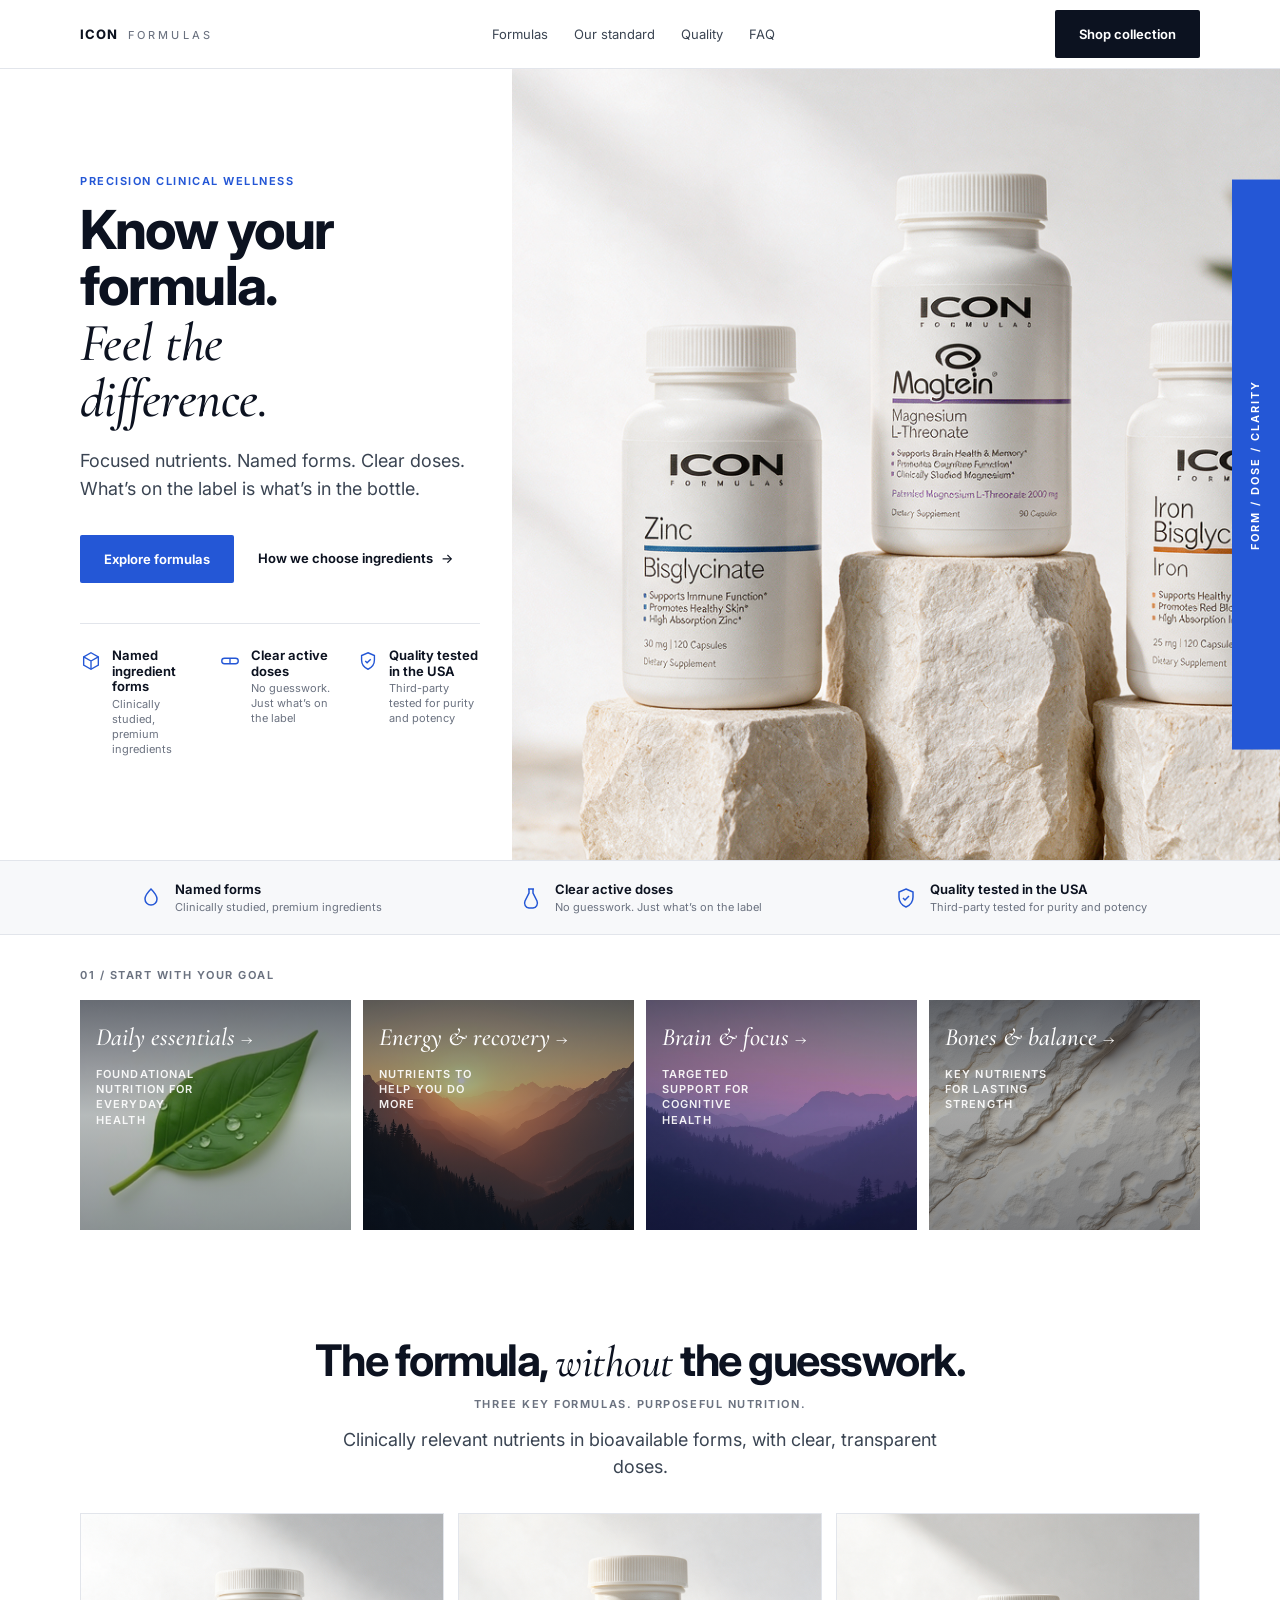
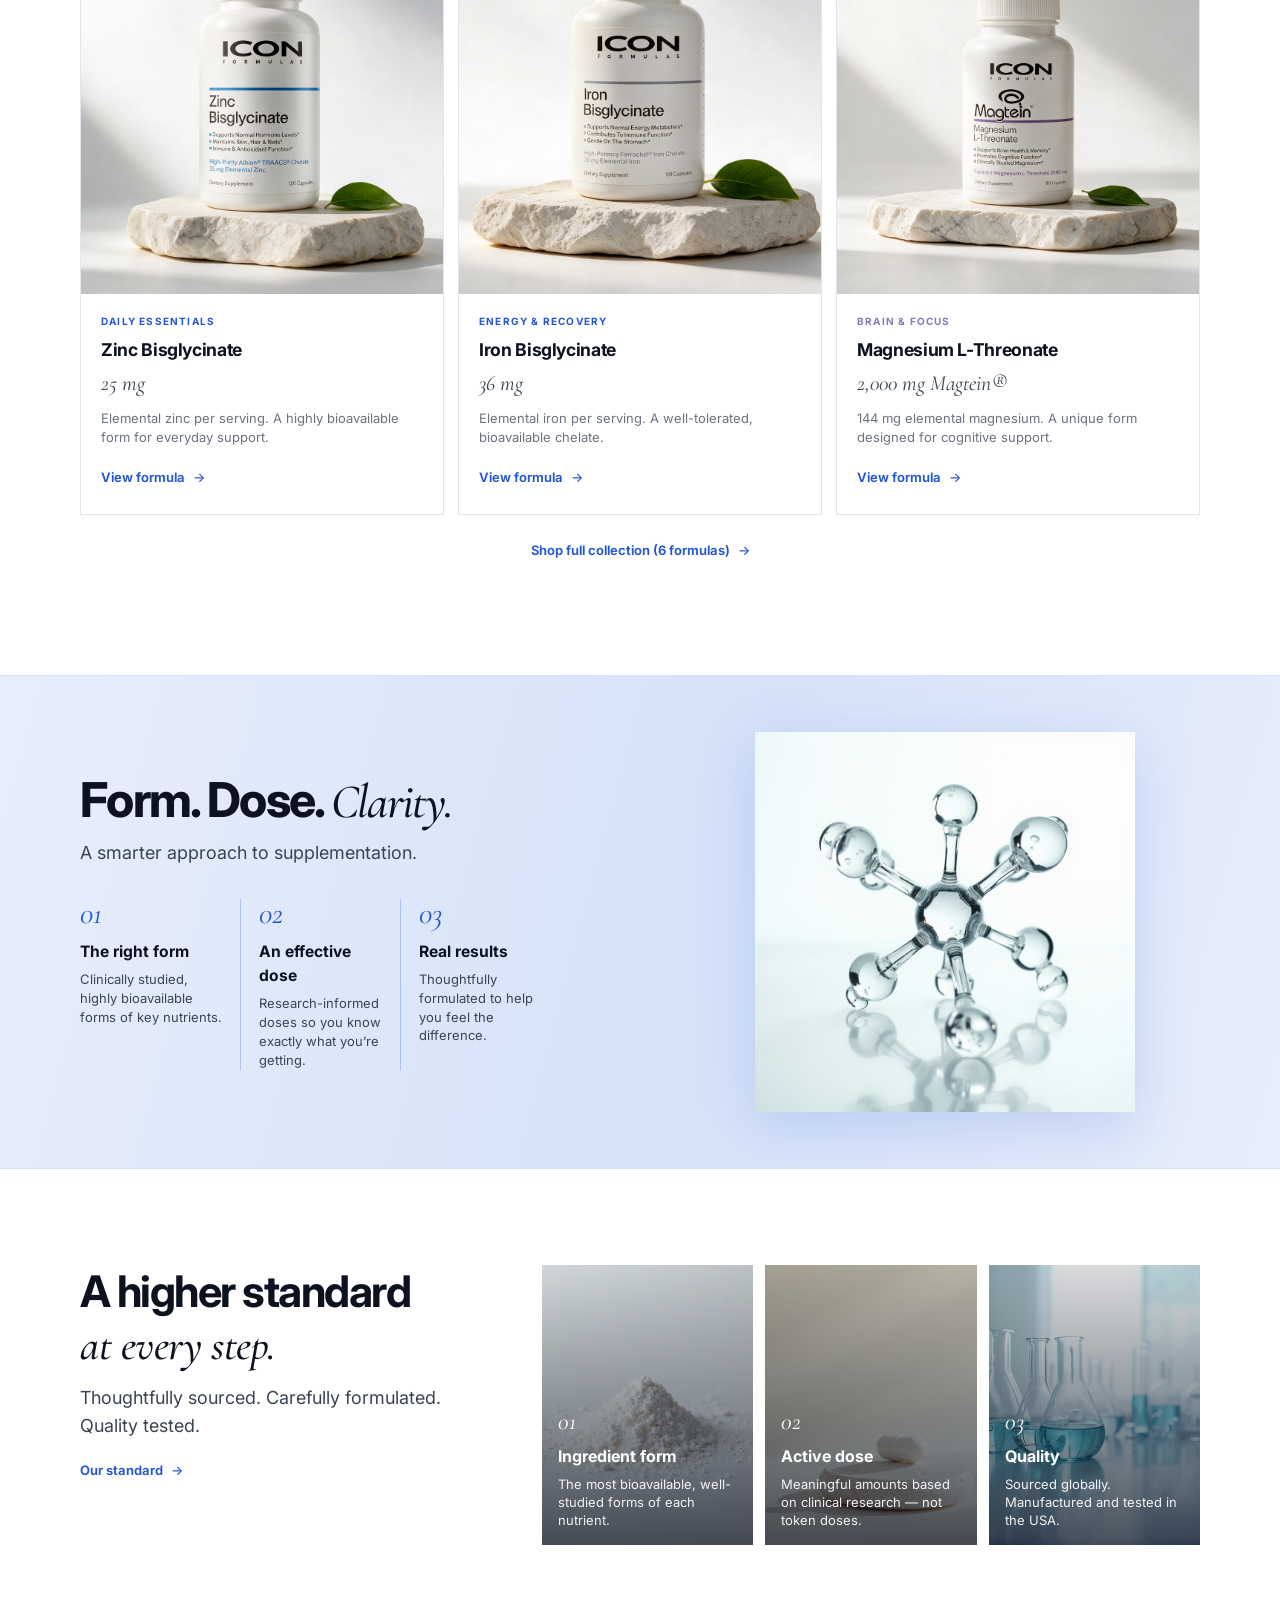
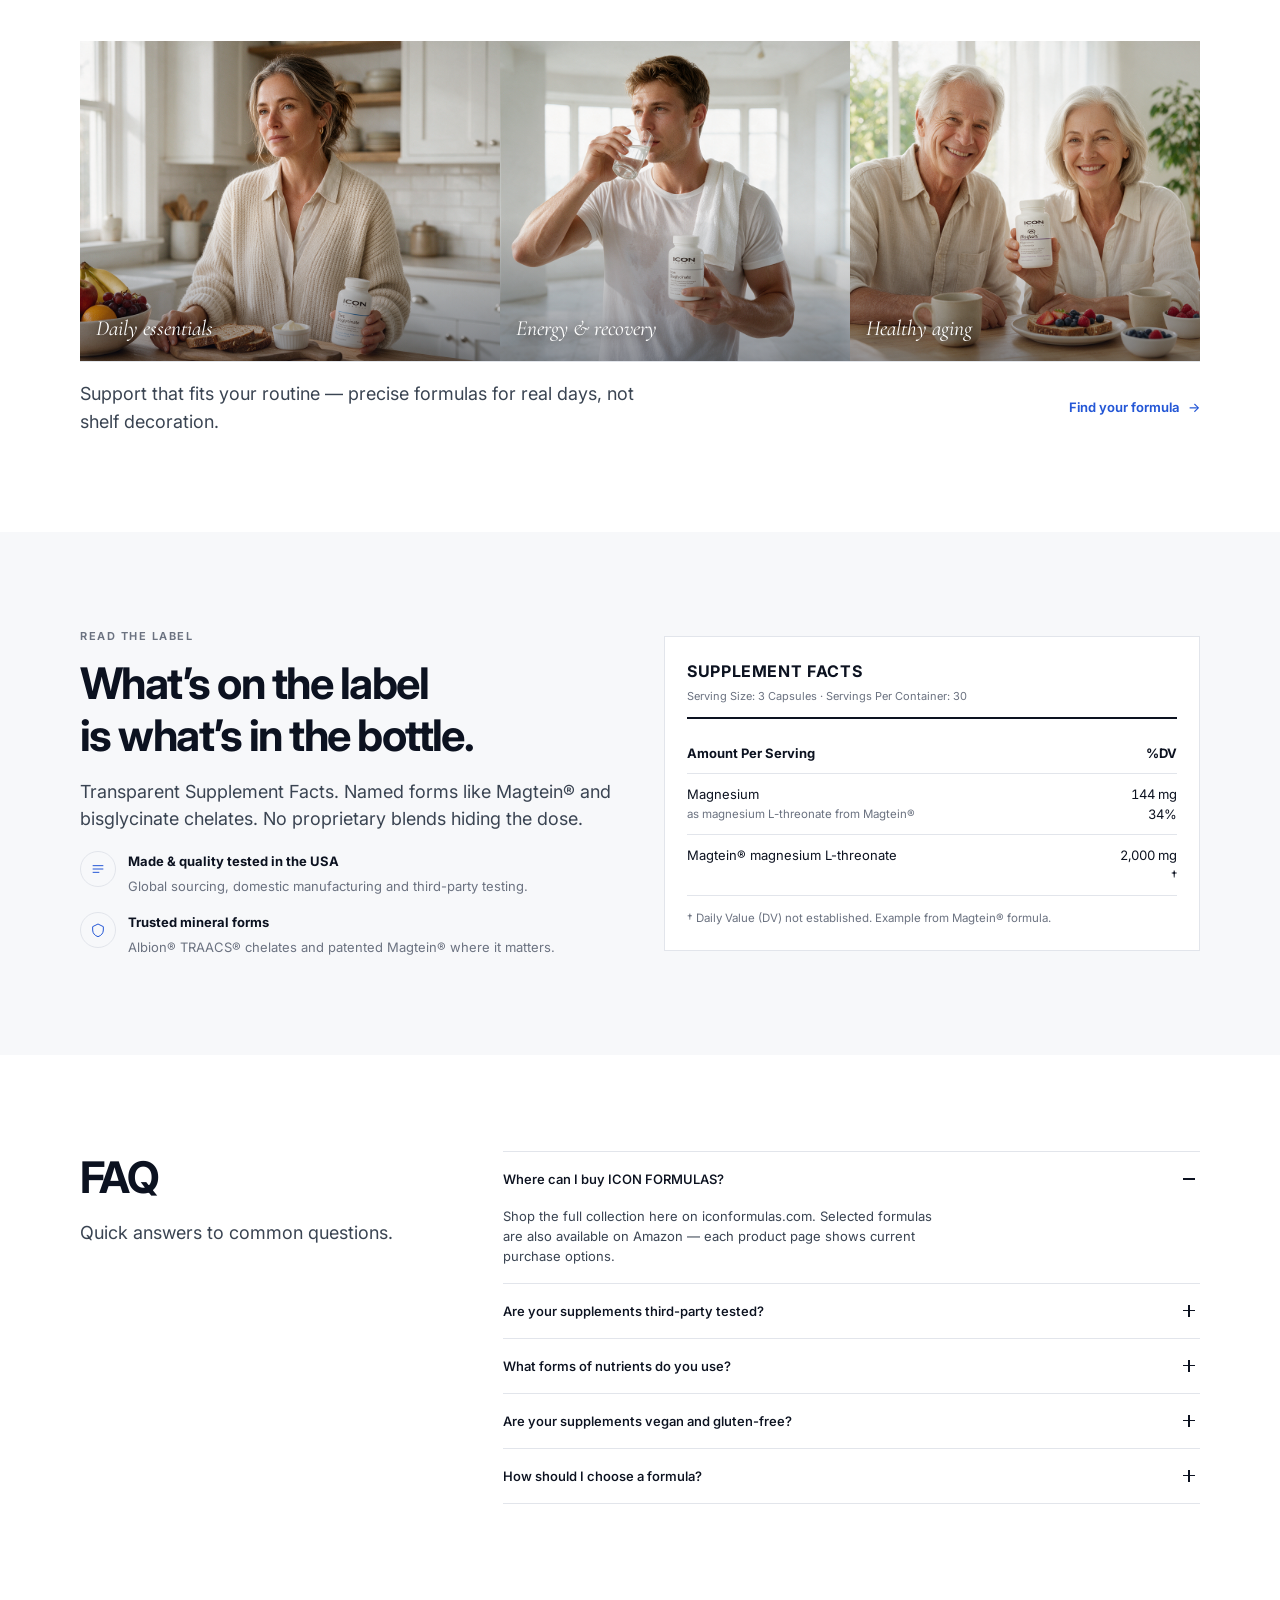
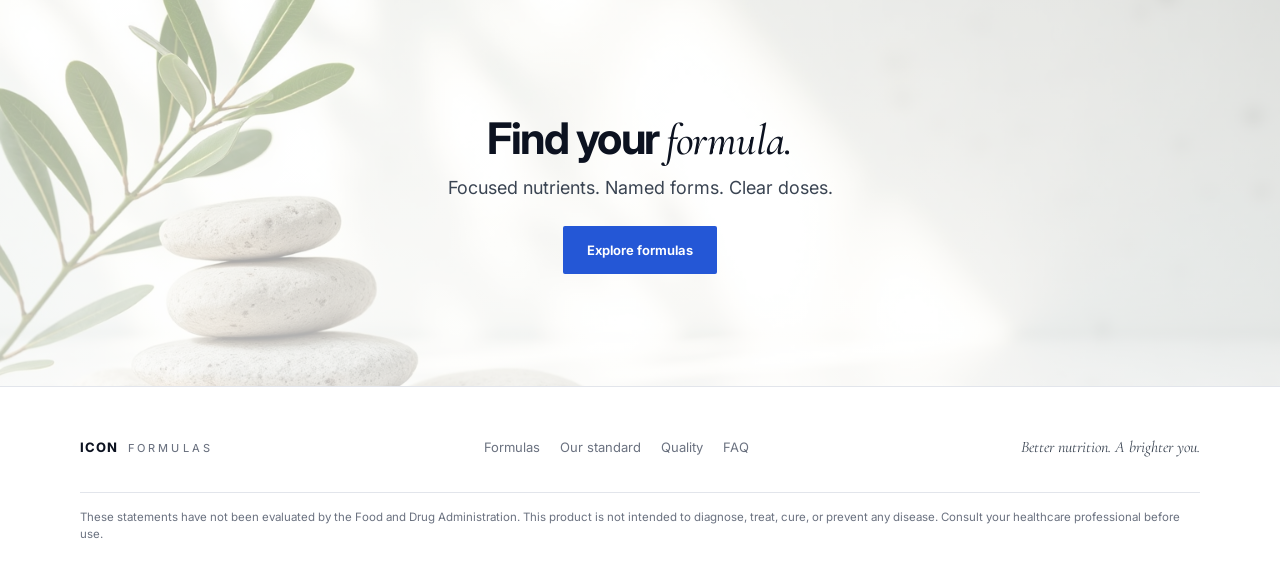
<file: index.html>
<!DOCTYPE html>
<html lang="en">
<head>
  <meta charset="UTF-8" />
  <meta name="viewport" content="width=device-width, initial-scale=1" />
  <title>ICON FORMULAS — Precision in every formula</title>
  <meta name="description" content="Focused nutrients. Named forms. Clear doses. Clinical-grade minerals and vitamins with transparent labels — made and quality tested in the USA." />
  <link rel="preconnect" href="https://fonts.googleapis.com" />
  <link rel="preconnect" href="https://fonts.gstatic.com" crossorigin />
  <link href="https://fonts.googleapis.com/css2?family=Cormorant+Garamond:ital,wght@0,500;0,600;1,500;1,600&family=Inter:wght@400;500;600;700;750&display=swap" rel="stylesheet" />
  <link rel="stylesheet" href="css/styles.css" />
</head>
<body>
  <header class="site-header">
    <div class="container header-inner">
      <a class="logo" href="index.html">ICON <span>FORMULAS</span></a>
      <nav class="nav" id="site-nav" aria-label="Primary">
        <a href="shop.html">Formulas</a>
        <a href="#standard">Our standard</a>
        <a href="#quality">Quality</a>
        <a href="#faq">FAQ</a>
      </nav>
      <div class="header-actions">
        <a class="btn btn-dark" href="shop.html">Shop collection</a>
        <button class="nav-toggle" type="button" aria-label="Open menu" aria-expanded="false" aria-controls="site-nav"><span></span></button>
      </div>
    </div>
  </header>

  <main>
    <!-- HERO: 2/5 text · 3/5 image to the edge -->
    <section class="hero">
      <div class="hero-copy">
        <p class="eyebrow">Precision clinical wellness</p>
        <h1 class="display">Know your formula.<br /><em>Feel the difference.</em></h1>
        <p class="lead">Focused nutrients. Named forms. Clear doses. What’s on the label is what’s in the bottle.</p>
        <div class="hero-actions">
          <a class="btn btn-primary" href="shop.html">Explore formulas</a>
          <a class="link-arrow dark" href="#standard">How we choose ingredients</a>
        </div>
        <div class="hero-proof">
          <div class="hero-proof-item">
            <svg width="22" height="22" viewBox="0 0 24 24" fill="none" stroke="currentColor" stroke-width="1.5" aria-hidden="true"><path d="M12 3l8 4.5v9L12 21l-8-4.5v-9L12 3z"/><path d="M12 12l8-4.5M12 12v9M12 12L4 7.5"/></svg>
            <div>
              <strong>Named ingredient forms</strong>
              <span>Clinically studied, premium ingredients</span>
            </div>
          </div>
          <div class="hero-proof-item">
            <svg width="22" height="22" viewBox="0 0 24 24" fill="none" stroke="currentColor" stroke-width="1.5" aria-hidden="true"><rect x="3" y="9" width="18" height="6" rx="3"/><path d="M12 9v6"/></svg>
            <div>
              <strong>Clear active doses</strong>
              <span>No guesswork. Just what’s on the label</span>
            </div>
          </div>
          <div class="hero-proof-item">
            <svg width="22" height="22" viewBox="0 0 24 24" fill="none" stroke="currentColor" stroke-width="1.5" aria-hidden="true"><path d="M12 3l7 3v5c0 5-3.5 8.5-7 10-3.5-1.5-7-5-7-10V6l7-3z"/><path d="M9 12l2 2 4-4"/></svg>
            <div>
              <strong>Quality tested in the USA</strong>
              <span>Third-party tested for purity and potency</span>
            </div>
          </div>
        </div>
      </div>
      <div class="hero-visual">
        <img class="hero-scene" src="assets/gen/hero-products.png" alt="Zinc, Magtein and Iron Bisglycinate bottles on limestone" width="1248" height="832" />
        <div class="hero-badge" aria-hidden="true">Form / Dose / Clarity</div>
      </div>
    </section>

    <!-- Trust strip -->
    <section class="trust-strip" aria-label="Brand promises">
      <div class="container trust-strip-inner">
        <div class="trust-item">
          <svg width="24" height="24" viewBox="0 0 24 24" fill="none" stroke="currentColor" stroke-width="1.5" aria-hidden="true"><path d="M12 3c4 4 6 7 6 10a6 6 0 11-12 0c0-3 2-6 6-10z"/></svg>
          <div>
            <strong>Named forms</strong>
            <span>Clinically studied, premium ingredients</span>
          </div>
        </div>
        <div class="trust-item">
          <svg width="24" height="24" viewBox="0 0 24 24" fill="none" stroke="currentColor" stroke-width="1.5" aria-hidden="true"><path d="M9 3h6M10 3v4l-4 8a5 5 0 004 7h4a5 5 0 004-7l-4-8V3"/></svg>
          <div>
            <strong>Clear active doses</strong>
            <span>No guesswork. Just what’s on the label</span>
          </div>
        </div>
        <div class="trust-item">
          <svg width="24" height="24" viewBox="0 0 24 24" fill="none" stroke="currentColor" stroke-width="1.5" aria-hidden="true"><path d="M12 3l7 3v5c0 5-3.5 8.5-7 10-3.5-1.5-7-5-7-10V6l7-3z"/><path d="M9 12l2 2 4-4"/></svg>
          <div>
            <strong>Quality tested in the USA</strong>
            <span>Third-party tested for purity and potency</span>
          </div>
        </div>
      </div>
    </section>

    <!-- Goal photo tiles -->
    <section class="goals container" aria-label="Shop by goal">
      <p class="goals-label">01 / Start with your goal</p>
      <div class="goal-grid">
        <a class="goal-card" href="shop.html#daily">
          <img src="assets/gen/goal-daily.png" alt="Fresh botanical leaf" width="1024" height="1024" />
          <div class="goal-card-body">
            <h3>Daily essentials <span class="go">→</span></h3>
            <p>Foundational nutrition for everyday health</p>
          </div>
        </a>
        <a class="goal-card" href="shop.html#energy">
          <img src="assets/gen/goal-energy.png" alt="Sunlit mountain landscape" width="1024" height="1024" />
          <div class="goal-card-body">
            <h3>Energy &amp; recovery <span class="go">→</span></h3>
            <p>Nutrients to help you do more</p>
          </div>
        </a>
        <a class="goal-card" href="shop.html#brain">
          <img src="assets/gen/goal-brain.png" alt="Purple mountain ridges" width="1024" height="1024" />
          <div class="goal-card-body">
            <h3>Brain &amp; focus <span class="go">→</span></h3>
            <p>Targeted support for cognitive health</p>
          </div>
        </a>
        <a class="goal-card" href="shop.html#bones">
          <img src="assets/gen/goal-bones.png" alt="Pale limestone texture" width="1024" height="1024" />
          <div class="goal-card-body">
            <h3>Bones &amp; balance <span class="go">→</span></h3>
            <p>Key nutrients for lasting strength</p>
          </div>
        </a>
      </div>
    </section>

    <!-- Products: large bottles -->
    <section class="section" id="formulas">
      <div class="container">
        <div class="section-head centered">
          <h2 class="h2">The formula, <em class="serif-accent">without</em> the guesswork.</h2>
          <p class="kicker">Three key formulas. Purposeful nutrition.</p>
          <p class="lead">Clinically relevant nutrients in bioavailable forms, with clear, transparent doses.</p>
        </div>
        <div class="product-grid">
          <a class="product-card" href="product-zinc.html">
            <div class="product-card-media">
              <img src="assets/gen/card-zinc.png" alt="Zinc Bisglycinate on limestone" width="1024" height="1024" />
            </div>
            <div class="product-card-body">
              <p class="tag">Daily essentials</p>
              <h3>Zinc Bisglycinate</h3>
              <p class="dose">25 mg</p>
              <p>Elemental zinc per serving. A highly bioavailable form for everyday support.</p>
              <span class="link-arrow">View formula</span>
            </div>
          </a>
          <a class="product-card" href="product-iron.html">
            <div class="product-card-media">
              <img src="assets/gen/card-iron.png" alt="Iron Bisglycinate on limestone" width="1024" height="1024" />
            </div>
            <div class="product-card-body">
              <p class="tag">Energy &amp; recovery</p>
              <h3>Iron Bisglycinate</h3>
              <p class="dose">36 mg</p>
              <p>Elemental iron per serving. A well-tolerated, bioavailable chelate.</p>
              <span class="link-arrow">View formula</span>
            </div>
          </a>
          <a class="product-card" href="product-magtein.html">
            <div class="product-card-media">
              <img src="assets/gen/card-magtein.png" alt="Magtein Magnesium L-Threonate on limestone" width="1024" height="1024" />
            </div>
            <div class="product-card-body">
              <p class="tag violet">Brain &amp; focus</p>
              <h3>Magnesium L-Threonate</h3>
              <p class="dose">2,000 mg Magtein®</p>
              <p>144 mg elemental magnesium. A unique form designed for cognitive support.</p>
              <span class="link-arrow">View formula</span>
            </div>
          </a>
        </div>
        <p style="text-align:center;margin-top:22px;">
          <a class="link-arrow" href="shop.html">Shop full collection (6 formulas)</a>
        </p>
      </div>
    </section>

    <!-- Form. Dose. Clarity. + molecule -->
    <section class="method" id="method">
      <div class="container method-grid">
        <div class="method-left">
          <h2 class="method-title">Form. Dose. <em>Clarity.</em></h2>
          <p class="lead">A smarter approach to supplementation.</p>
          <div class="method-pillars">
            <article class="method-pillar">
              <div class="num">01</div>
              <h3>The right form</h3>
              <p>Clinically studied, highly bioavailable forms of key nutrients.</p>
            </article>
            <article class="method-pillar">
              <div class="num">02</div>
              <h3>An effective dose</h3>
              <p>Research-informed doses so you know exactly what you’re getting.</p>
            </article>
            <article class="method-pillar">
              <div class="num">03</div>
              <h3>Real results</h3>
              <p>Thoughtfully formulated to help you feel the difference.</p>
            </article>
          </div>
        </div>
        <div class="method-visual">
          <img src="assets/gen/method-molecule.png" alt="Glass molecular model" width="380" height="380" />
        </div>
      </div>
    </section>

    <!-- Higher standard: text + 3 photo cards -->
    <section class="section" id="standard">
      <div class="container standard-grid">
        <div class="standard-copy">
          <h2 class="h2">A higher standard<br /><em class="serif-accent">at every step.</em></h2>
          <p class="lead">Thoughtfully sourced. Carefully formulated. Quality tested.</p>
          <a class="link-arrow" href="#quality">Our standard</a>
        </div>
        <div class="standard-cards">
          <article class="standard-card">
            <img src="assets/gen/std-ingredient.png" alt="Mineral ingredient powder" width="640" height="800" />
            <div class="standard-card-body">
              <div class="num">01</div>
              <h3>Ingredient form</h3>
              <p>The most bioavailable, well-studied forms of each nutrient.</p>
            </div>
          </article>
          <article class="standard-card">
            <img src="assets/gen/std-dose.png" alt="Capsule on limestone" width="640" height="800" />
            <div class="standard-card-body">
              <div class="num">02</div>
              <h3>Active dose</h3>
              <p>Meaningful amounts based on clinical research — not token doses.</p>
            </div>
          </article>
          <article class="standard-card">
            <img src="assets/gen/std-quality.png" alt="Laboratory glassware" width="640" height="800" />
            <div class="standard-card-body">
              <div class="num">03</div>
              <h3>Quality</h3>
              <p>Sourced globally. Manufactured and tested in the USA.</p>
            </div>
          </article>
        </div>
      </div>
    </section>

    <!-- Lifestyle: people -->
    <section class="section" style="padding-top:0;">
      <div class="container">
        <div class="lifestyle">
          <figure>
            <img src="assets/gen/life-housewife.png" alt="Homemaker with Zinc bottle in family kitchen" width="1248" height="832" />
            <figcaption>Daily essentials</figcaption>
          </figure>
          <figure>
            <img src="assets/gen/life-athlete.png" alt="Athlete with Iron bottle after training" width="1248" height="832" />
            <figcaption>Energy &amp; recovery</figcaption>
          </figure>
          <figure>
            <img src="assets/gen/life-senior.png" alt="Active seniors with Magtein bottle at breakfast" width="1248" height="832" />
            <figcaption>Healthy aging</figcaption>
          </figure>
        </div>
        <div class="lifestyle-note">
          <p class="lead" style="max-width:36rem;">Support that fits your routine — precise formulas for real days, not shelf decoration.</p>
          <a class="link-arrow" href="shop.html">Find your formula</a>
        </div>
      </div>
    </section>

    <!-- Read the label -->
    <section class="section section-soft" id="quality">
      <div class="container label-block">
        <div>
          <p class="eyebrow eyebrow-muted">Read the label</p>
          <h2 class="h2">What’s on the label<br />is what’s in the bottle.</h2>
          <p class="lead">Transparent Supplement Facts. Named forms like Magtein® and bisglycinate chelates. No proprietary blends hiding the dose.</p>
          <ul class="trust-list">
            <li>
              <div class="icon" aria-hidden="true">
                <svg width="16" height="16" viewBox="0 0 24 24" fill="none" stroke="currentColor" stroke-width="1.5"><path d="M4 7h16M4 12h16M4 17h10"/></svg>
              </div>
              <div>
                <strong>Made &amp; quality tested in the USA</strong>
                <span>Global sourcing, domestic manufacturing and third-party testing.</span>
              </div>
            </li>
            <li>
              <div class="icon" aria-hidden="true">
                <svg width="16" height="16" viewBox="0 0 24 24" fill="none" stroke="currentColor" stroke-width="1.5"><path d="M12 3l8 4v5c0 5-3.2 8.4-8 10-4.8-1.6-8-5-8-10V7l8-4z"/></svg>
              </div>
              <div>
                <strong>Trusted mineral forms</strong>
                <span>Albion® TRAACS® chelates and patented Magtein® where it matters.</span>
              </div>
            </li>
          </ul>
        </div>
        <div class="label-facts" aria-label="Example Supplement Facts">
          <h4>Supplement Facts</h4>
          <p class="serving">Serving Size: 3 Capsules · Servings Per Container: 30</p>
          <table class="facts-table">
            <thead>
              <tr><th>Amount Per Serving</th><th>%DV</th></tr>
            </thead>
            <tbody>
              <tr>
                <td>Magnesium<span class="sub">as magnesium L-threonate from Magtein®</span></td>
                <td>144 mg<br />34%</td>
              </tr>
              <tr>
                <td>Magtein® magnesium L-threonate</td>
                <td>2,000 mg<br />†</td>
              </tr>
            </tbody>
          </table>
          <p class="muted" style="font-size:11.5px;margin:14px 0 0;">† Daily Value (DV) not established. Example from Magtein® formula.</p>
        </div>
      </div>
    </section>

    <!-- FAQ -->
    <section class="section" id="faq">
      <div class="container faq-grid">
        <div>
          <h2 class="h2">FAQ</h2>
          <p class="lead">Quick answers to common questions.</p>
        </div>
        <div class="faq-list">
          <div class="faq-item" open>
            <button type="button" aria-expanded="true">Where can I buy ICON FORMULAS?<span class="icon-plus" aria-hidden="true"></span></button>
            <div class="answer">Shop the full collection here on iconformulas.com. Selected formulas are also available on Amazon — each product page shows current purchase options.</div>
          </div>
          <div class="faq-item">
            <button type="button" aria-expanded="false">Are your supplements third-party tested?<span class="icon-plus" aria-hidden="true"></span></button>
            <div class="answer">Yes. Every batch is manufactured in the USA under cGMP standards and tested for identity, purity, and potency.</div>
          </div>
          <div class="faq-item">
            <button type="button" aria-expanded="false">What forms of nutrients do you use?<span class="icon-plus" aria-hidden="true"></span></button>
            <div class="answer">Named, bioavailable forms — including bisglycinate chelates and patented Magtein® magnesium L-threonate. No proprietary blends; the form and dose are always on the label.</div>
          </div>
          <div class="faq-item">
            <button type="button" aria-expanded="false">Are your supplements vegan and gluten-free?<span class="icon-plus" aria-hidden="true"></span></button>
            <div class="answer">Our capsules are vegetarian (hypromellose). Formulas are formulated without gluten. Always check the Supplement Facts panel on your bottle for the full ingredient list.</div>
          </div>
          <div class="faq-item">
            <button type="button" aria-expanded="false">How should I choose a formula?<span class="icon-plus" aria-hidden="true"></span></button>
            <div class="answer">Start with your goal — daily essentials, energy &amp; recovery, brain &amp; focus, or bones &amp; balance — then check the named form and dose on each product page. When in doubt, consult your healthcare professional.</div>
          </div>
        </div>
      </div>
    </section>

    <!-- CTA with stone photo -->
    <section class="cta-band">
      <img src="assets/gen/cta-stone.png" alt="" width="1536" height="768" />
      <div class="container">
        <h2 class="h2">Find your <em class="serif-accent">formula.</em></h2>
        <p class="lead">Focused nutrients. Named forms. Clear doses.</p>
        <a class="btn btn-primary" href="shop.html">Explore formulas</a>
      </div>
    </section>
  </main>

  <footer class="site-footer">
    <div class="container">
      <div class="footer-inner">
        <a class="logo" href="index.html">ICON <span>FORMULAS</span></a>
        <nav class="footer-nav" aria-label="Footer">
          <a href="shop.html">Formulas</a>
          <a href="#standard">Our standard</a>
          <a href="#quality">Quality</a>
          <a href="#faq">FAQ</a>
        </nav>
        <p class="footer-note">Better nutrition. <em>A brighter you.</em></p>
      </div>
      <p class="footer-legal">These statements have not been evaluated by the Food and Drug Administration. This product is not intended to diagnose, treat, cure, or prevent any disease. Consult your healthcare professional before use.</p>
    </div>
  </footer>
  <script src="js/main.js"></script>
</body>
</html>
</file>
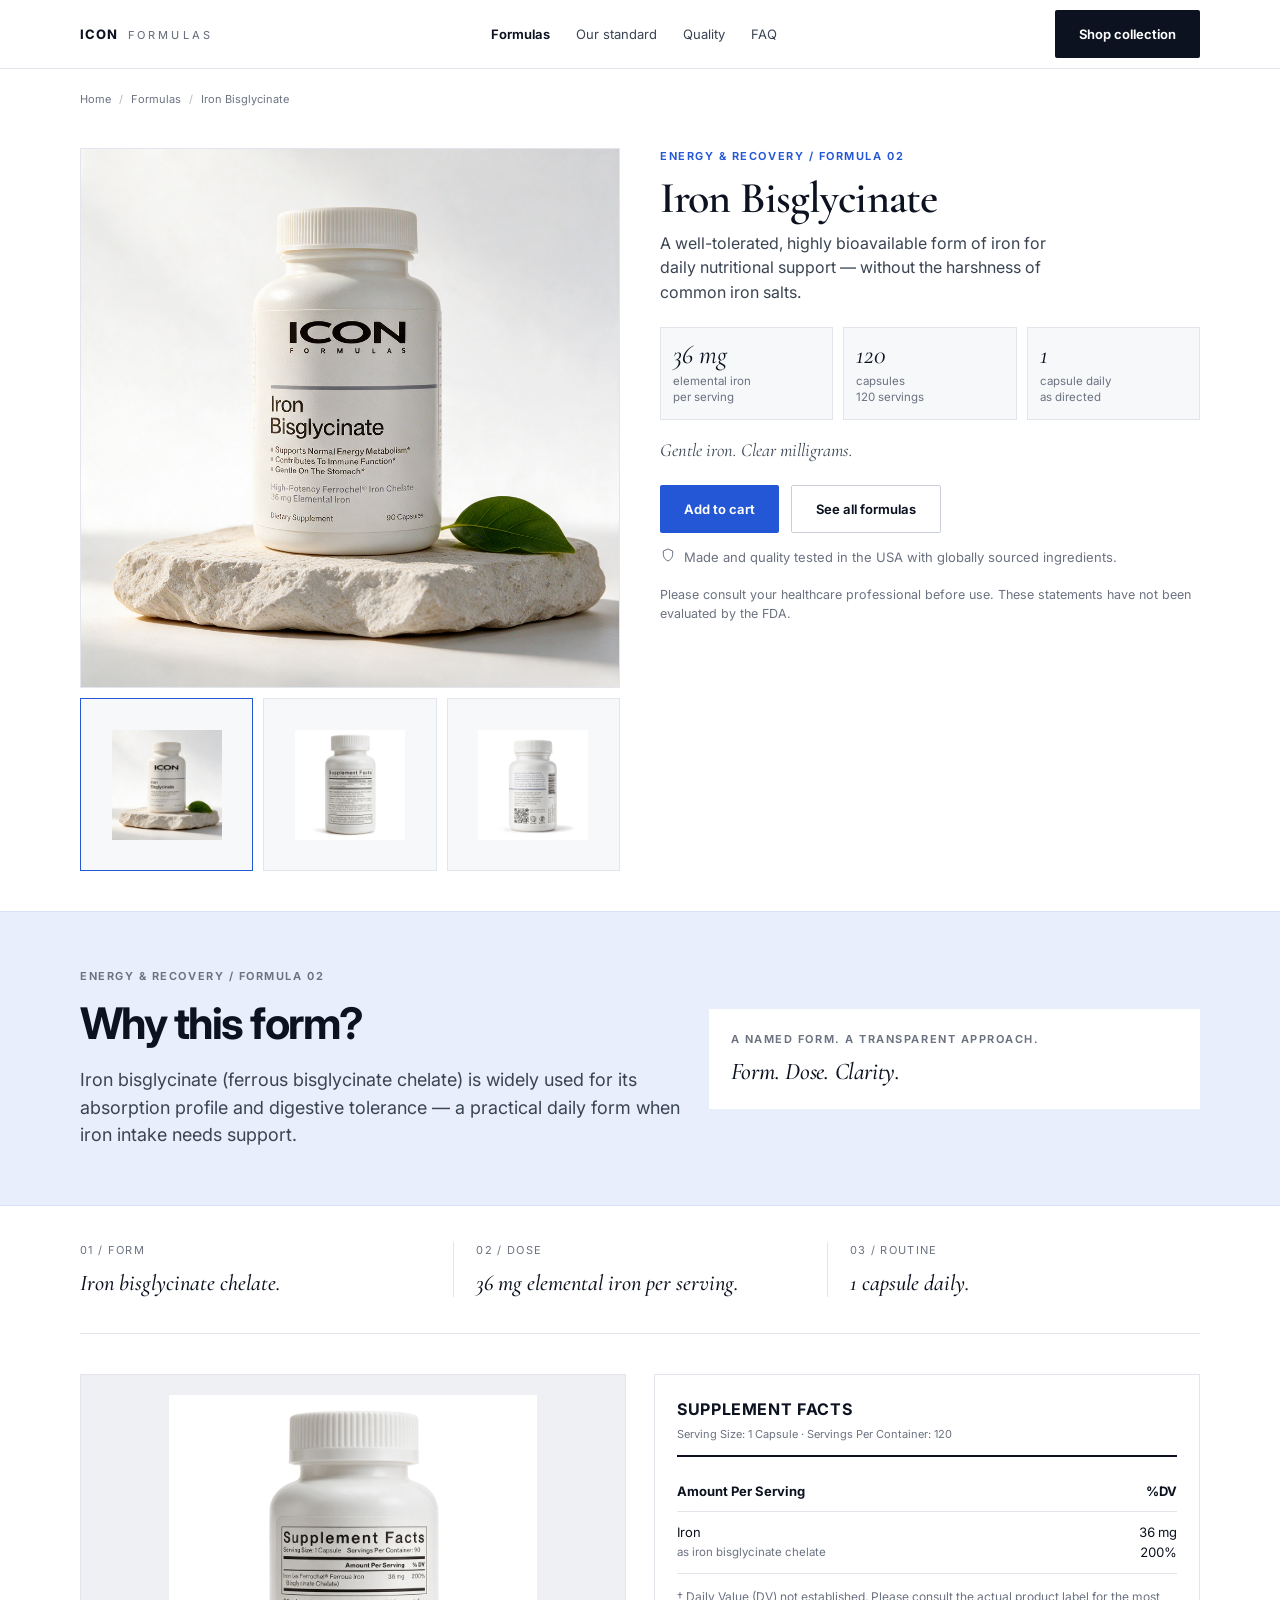
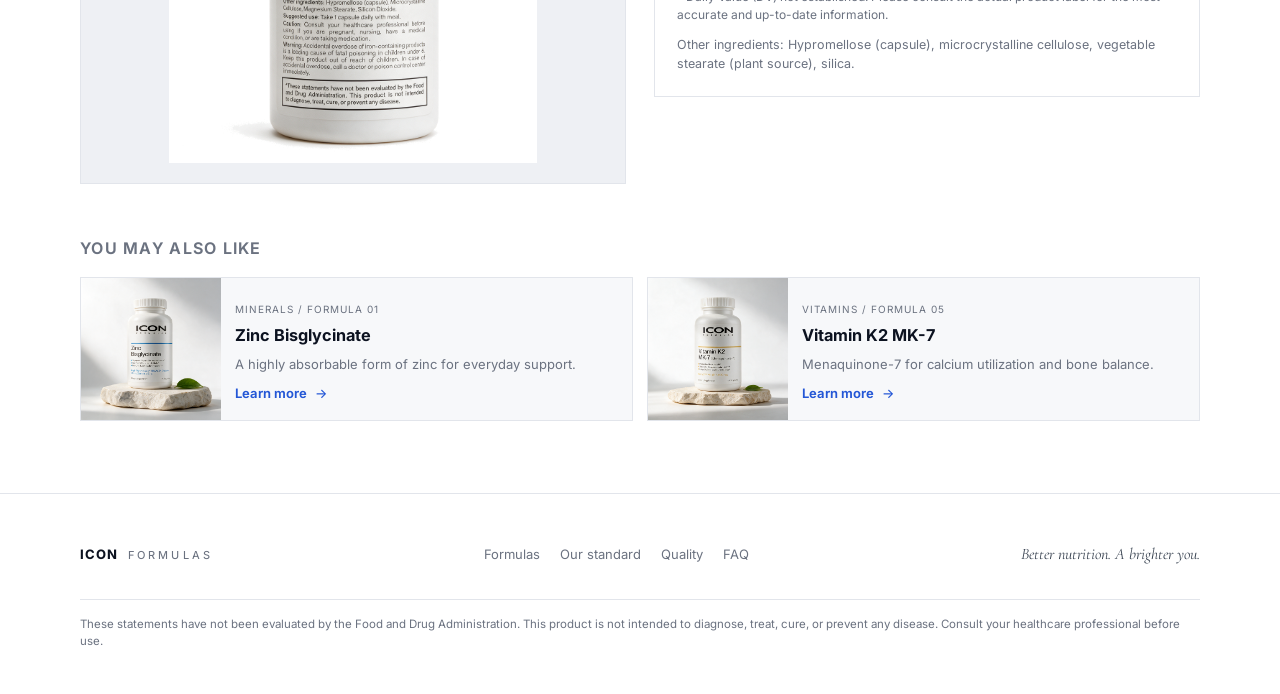
<file: product-iron.html>
<!DOCTYPE html>
<html lang="en">
<head>
  <meta charset="UTF-8" />
  <meta name="viewport" content="width=device-width, initial-scale=1" />
  <title>Iron Bisglycinate — ICON FORMULAS</title>
  <meta name="description" content="A well-tolerated, highly bioavailable form of iron for daily nutritional support — without the harshness of common iron salts." />
  <link rel="preconnect" href="https://fonts.googleapis.com" />
  <link rel="preconnect" href="https://fonts.gstatic.com" crossorigin />
  <link href="https://fonts.googleapis.com/css2?family=Cormorant+Garamond:ital,wght@0,500;0,600;1,500;1,600&family=Inter:wght@400;500;600;700&display=swap" rel="stylesheet" />
  <link rel="stylesheet" href="css/styles.css" />
</head>
<body>
  <header class="site-header">
    <div class="container header-inner">
      <a class="logo" href="index.html">ICON <span>FORMULAS</span></a>
      <nav class="nav" id="site-nav" aria-label="Primary">
        <a href="shop.html" aria-current="page">Formulas</a>
        <a href="index.html#standard">Our standard</a>
        <a href="index.html#quality">Quality</a>
        <a href="index.html#faq">FAQ</a>
      </nav>
      <div class="header-actions">
        <a class="btn btn-dark" href="shop.html">Shop collection</a>
        <button class="nav-toggle" type="button" aria-label="Open menu" aria-expanded="false" aria-controls="site-nav"><span></span></button>
      </div>
    </div>
  </header>

  <main class="pdp">
    <div class="container">
      <nav class="breadcrumbs" aria-label="Breadcrumb" style="padding-top: 22px;">
        <a href="index.html">Home</a>
        <span aria-hidden="true">/</span>
        <a href="shop.html">Formulas</a>
        <span aria-hidden="true">/</span>
        <span>Iron Bisglycinate</span>
      </nav>

      <div class="pdp-hero">
        <div class="pdp-gallery">
          <div class="pdp-main">
            <img id="main-image" class="scene" src="assets/gen/card-iron.png" alt="Iron Bisglycinate bottle" width="360" height="420" />
          </div>
          <div class="pdp-thumbs" role="tablist" aria-label="Product images">
            <button type="button" role="tab" aria-selected="true" data-full="assets/gen/card-iron.png" title="Front">
              <img src="assets/gen/card-iron.png" alt="Front label" width="80" height="80" />
            </button>
            <button type="button" role="tab" aria-selected="false" data-full="assets/products/iron-facts.png" title="Supplement Facts">
              <img src="assets/products/iron-facts.png" alt="Supplement Facts" width="80" height="80" />
            </button>
            <button type="button" role="tab" aria-selected="false" data-full="assets/products/iron-barcode.png" title="Barcode and warnings">
              <img src="assets/products/iron-barcode.png" alt="Barcode panel" width="80" height="80" />
            </button>
          </div>
        </div>

        <div class="pdp-info">
          <p class="eyebrow">Energy & recovery / Formula 02</p>
          <h1>Iron Bisglycinate</h1>
          <p class="desc">A well-tolerated, highly bioavailable form of iron for daily nutritional support — without the harshness of common iron salts.</p>
          <div class="stat-row">
            <div class="stat"><div class="value">36 mg</div><div class="label">elemental iron<br />per serving</div></div>
            <div class="stat"><div class="value">120</div><div class="label">capsules<br />120 servings</div></div>
            <div class="stat"><div class="value">1</div><div class="label">capsule daily<br />as directed</div></div>
          </div>
          <p class="pdp-tagline">Gentle iron. Clear milligrams.</p>
          <div class="pdp-actions">
            <a class="btn btn-primary" href="shop.html">Add to cart</a>
            <a class="btn btn-ghost" href="shop.html">See all formulas</a>
          </div>
          <p class="pdp-note">
            <svg width="16" height="16" viewBox="0 0 24 24" fill="none" stroke="currentColor" stroke-width="1.5" aria-hidden="true"><path d="M12 3l7 3v5c0 5-3.5 8.5-7 10-3.5-1.5-7-5-7-10V6l7-3z"/></svg>
            Made and quality tested in the USA with globally sourced ingredients.
          </p>
          <p class="muted" style="font-size: 12.5px; margin: 0;">Please consult your healthcare professional before use. These statements have not been evaluated by the FDA.</p>
        </div>
      </div>
    </div>

    <section class="pdp-why">
      <div class="container pdp-why-grid">
        <div>
          <p class="eyebrow eyebrow-muted">Energy & recovery / Formula 02</p>
          <h2 class="h2">Why this form?</h2>
          <p class="lead">Iron bisglycinate (ferrous bisglycinate chelate) is widely used for its absorption profile and digestive tolerance — a practical daily form when iron intake needs support.</p>
        </div>
        <div style="background:#fff;border:1px solid var(--line);padding:22px;">
          <p class="eyebrow eyebrow-muted" style="margin-bottom: 8px;">A named form. A transparent approach.</p>
          <p class="serif-accent" style="font-size: 1.5rem; margin: 0; line-height: 1.3;">Form. Dose. Clarity.</p>
        </div>
      </div>
    </section>

    <div class="container">
      <div class="pdp-glance">
        <article><div class="num">01 / Form</div><h3>Iron bisglycinate chelate.</h3></article>
        <article><div class="num">02 / Dose</div><h3>36 mg elemental iron per serving.</h3></article>
        <article><div class="num">03 / Routine</div><h3>1 capsule daily.</h3></article>
      </div>

      <div class="pdp-facts">
        <div class="pdp-main" style="aspect-ratio: 4/3;">
          <img src="assets/products/iron-facts.png" alt="Supplement Facts panel on bottle" width="360" height="270" />
        </div>
        <div class="label-facts">
          <h4>Supplement Facts</h4>
          <p class="serving">Serving Size: 1 Capsule · Servings Per Container: 120</p>
          <table class="facts-table">
            <thead>
              <tr><th>Amount Per Serving</th><th>%DV</th></tr>
            </thead>
            <tbody>
              <tr><td>Iron<span class="sub">as iron bisglycinate chelate</span></td><td>36 mg<br />200%</td></tr>
            </tbody>
          </table>
          <p class="muted" style="font-size: 12px; margin: 14px 0 10px;">† Daily Value (DV) not established. Please consult the actual product label for the most accurate and up-to-date information.</p>
          <p class="muted" style="font-size: 12.5px; margin: 0;">Other ingredients: Hypromellose (capsule), microcrystalline cellulose, vegetable stearate (plant source), silica.</p>
        </div>
      </div>

      <section class="pdp-related">
        <h2>You may also like</h2>
        <div class="related-grid">
          <a class="related-card" href="product-zinc.html"><img src="assets/gen/card-zinc.png" alt="Zinc Bisglycinate" width="90" height="110" /><div><p class="tag">MINERALS / FORMULA 01</p><h3>Zinc Bisglycinate</h3><p class="muted" style="font-size:13px;margin:0 0 8px;">A highly absorbable form of zinc for everyday support.</p><span class="link-arrow">Learn more</span></div></a>
          <a class="related-card" href="product-k2.html"><img src="assets/gen/card-k2.png" alt="Vitamin K2 MK-7" width="90" height="110" /><div><p class="tag">VITAMINS / FORMULA 05</p><h3>Vitamin K2 MK-7</h3><p class="muted" style="font-size:13px;margin:0 0 8px;">Menaquinone-7 for calcium utilization and bone balance.</p><span class="link-arrow">Learn more</span></div></a>
        </div>
      </section>
    </div>
  </main>

  <footer class="site-footer">
    <div class="container">
      <div class="footer-inner">
        <a class="logo" href="index.html">ICON <span>FORMULAS</span></a>
        <nav class="footer-nav" aria-label="Footer">
          <a href="shop.html">Formulas</a>
          <a href="index.html#standard">Our standard</a>
          <a href="index.html#quality">Quality</a>
          <a href="index.html#faq">FAQ</a>
        </nav>
        <p class="footer-note">Better nutrition. <em>A brighter you.</em></p>
      </div>
      <p class="footer-legal">These statements have not been evaluated by the Food and Drug Administration. This product is not intended to diagnose, treat, cure, or prevent any disease. Consult your healthcare professional before use.</p>
    </div>
  </footer>
  <script src="js/main.js"></script>
</body>
</html>
</file>
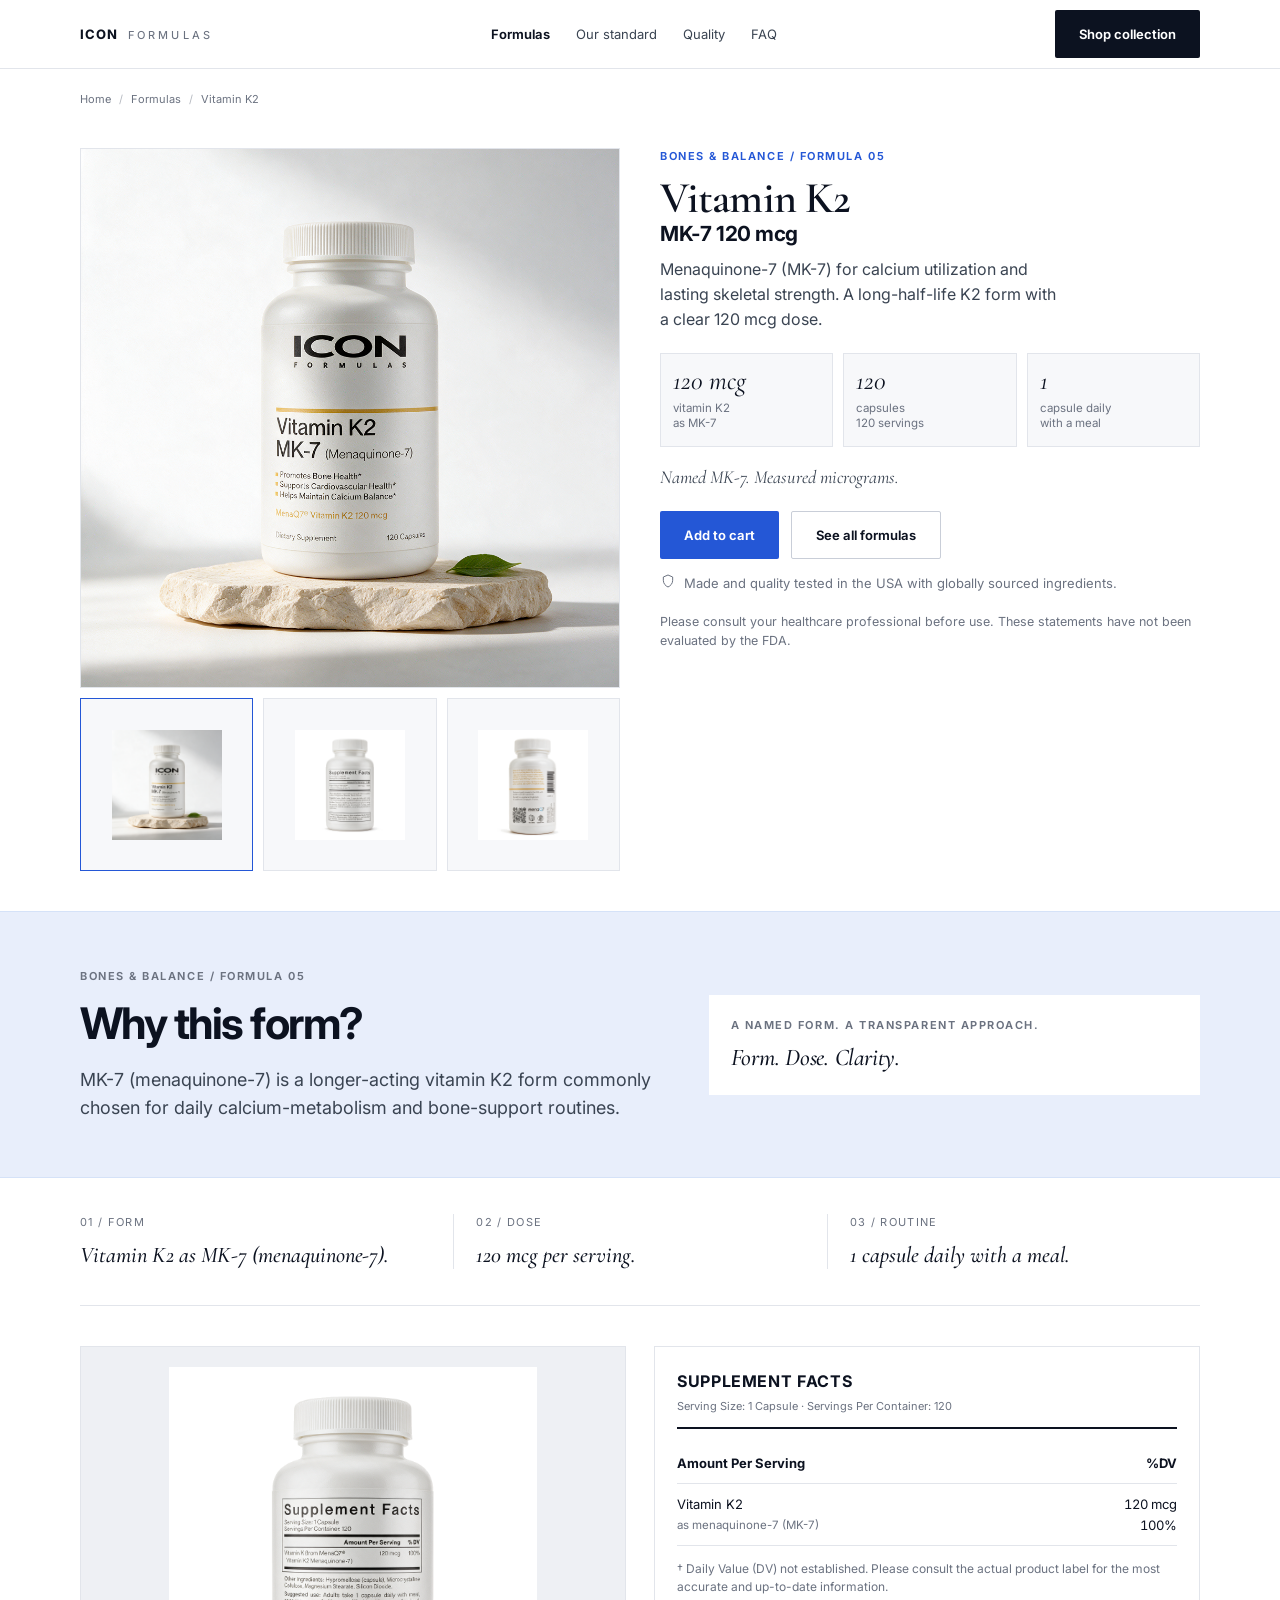
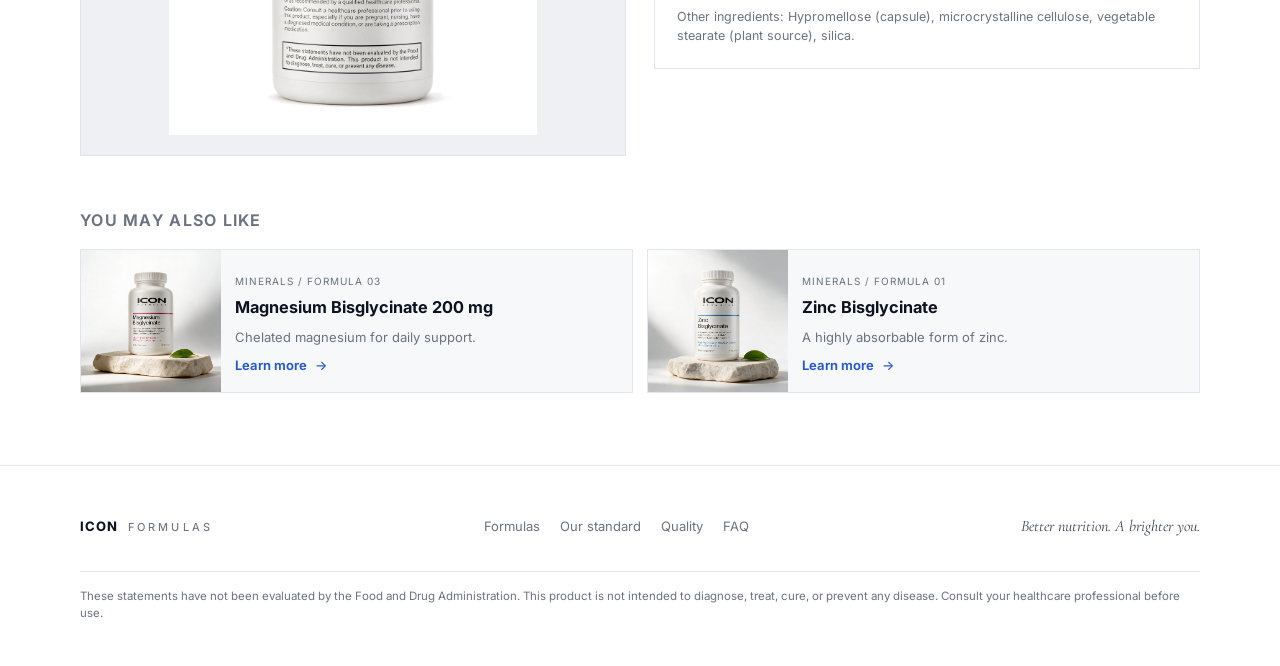
<file: product-k2.html>
<!DOCTYPE html>
<html lang="en">
<head>
  <meta charset="UTF-8" />
  <meta name="viewport" content="width=device-width, initial-scale=1" />
  <title>Vitamin K2 MK-7 120 mcg — ICON FORMULAS</title>
  <meta name="description" content="Menaquinone-7 (MK-7) for calcium utilization and lasting skeletal strength. A long-half-life K2 form with a clear 120 mcg dose." />
  <link rel="preconnect" href="https://fonts.googleapis.com" />
  <link rel="preconnect" href="https://fonts.gstatic.com" crossorigin />
  <link href="https://fonts.googleapis.com/css2?family=Cormorant+Garamond:ital,wght@0,500;0,600;1,500;1,600&family=Inter:wght@400;500;600;700&display=swap" rel="stylesheet" />
  <link rel="stylesheet" href="css/styles.css" />
</head>
<body>
  <header class="site-header">
    <div class="container header-inner">
      <a class="logo" href="index.html">ICON <span>FORMULAS</span></a>
      <nav class="nav" id="site-nav" aria-label="Primary">
        <a href="shop.html" aria-current="page">Formulas</a>
        <a href="index.html#standard">Our standard</a>
        <a href="index.html#quality">Quality</a>
        <a href="index.html#faq">FAQ</a>
      </nav>
      <div class="header-actions">
        <a class="btn btn-dark" href="shop.html">Shop collection</a>
        <button class="nav-toggle" type="button" aria-label="Open menu" aria-expanded="false" aria-controls="site-nav"><span></span></button>
      </div>
    </div>
  </header>

  <main class="pdp">
    <div class="container">
      <nav class="breadcrumbs" aria-label="Breadcrumb" style="padding-top: 22px;">
        <a href="index.html">Home</a>
        <span aria-hidden="true">/</span>
        <a href="shop.html">Formulas</a>
        <span aria-hidden="true">/</span>
        <span>Vitamin K2</span>
      </nav>

      <div class="pdp-hero">
        <div class="pdp-gallery">
          <div class="pdp-main">
            <img id="main-image" class="scene" src="assets/gen/card-k2.png" alt="Vitamin K2 bottle" width="360" height="420" />
          </div>
          <div class="pdp-thumbs" role="tablist" aria-label="Product images">
            <button type="button" role="tab" aria-selected="true" data-full="assets/gen/card-k2.png" title="Front">
              <img src="assets/gen/card-k2.png" alt="Front label" width="80" height="80" />
            </button>
            <button type="button" role="tab" aria-selected="false" data-full="assets/products/k2-facts.png" title="Supplement Facts">
              <img src="assets/products/k2-facts.png" alt="Supplement Facts" width="80" height="80" />
            </button>
            <button type="button" role="tab" aria-selected="false" data-full="assets/products/k2-barcode.png" title="Barcode and warnings">
              <img src="assets/products/k2-barcode.png" alt="Barcode panel" width="80" height="80" />
            </button>
          </div>
        </div>

        <div class="pdp-info">
          <p class="eyebrow">Bones & balance / Formula 05</p>
          <h1>Vitamin K2<div class="subtitle">MK-7 120 mcg</div></h1>
          <p class="desc">Menaquinone-7 (MK-7) for calcium utilization and lasting skeletal strength. A long-half-life K2 form with a clear 120 mcg dose.</p>
          <div class="stat-row">
            <div class="stat"><div class="value">120 mcg</div><div class="label">vitamin K2<br />as MK-7</div></div>
            <div class="stat"><div class="value">120</div><div class="label">capsules<br />120 servings</div></div>
            <div class="stat"><div class="value">1</div><div class="label">capsule daily<br />with a meal</div></div>
          </div>
          <p class="pdp-tagline">Named MK-7. Measured micrograms.</p>
          <div class="pdp-actions">
            <a class="btn btn-primary" href="shop.html">Add to cart</a>
            <a class="btn btn-ghost" href="shop.html">See all formulas</a>
          </div>
          <p class="pdp-note">
            <svg width="16" height="16" viewBox="0 0 24 24" fill="none" stroke="currentColor" stroke-width="1.5" aria-hidden="true"><path d="M12 3l7 3v5c0 5-3.5 8.5-7 10-3.5-1.5-7-5-7-10V6l7-3z"/></svg>
            Made and quality tested in the USA with globally sourced ingredients.
          </p>
          <p class="muted" style="font-size: 12.5px; margin: 0;">Please consult your healthcare professional before use. These statements have not been evaluated by the FDA.</p>
        </div>
      </div>
    </div>

    <section class="pdp-why">
      <div class="container pdp-why-grid">
        <div>
          <p class="eyebrow eyebrow-muted">Bones & balance / Formula 05</p>
          <h2 class="h2">Why this form?</h2>
          <p class="lead">MK-7 (menaquinone-7) is a longer-acting vitamin K2 form commonly chosen for daily calcium-metabolism and bone-support routines.</p>
        </div>
        <div style="background:#fff;border:1px solid var(--line);padding:22px;">
          <p class="eyebrow eyebrow-muted" style="margin-bottom: 8px;">A named form. A transparent approach.</p>
          <p class="serif-accent" style="font-size: 1.5rem; margin: 0; line-height: 1.3;">Form. Dose. Clarity.</p>
        </div>
      </div>
    </section>

    <div class="container">
      <div class="pdp-glance">
        <article><div class="num">01 / Form</div><h3>Vitamin K2 as MK-7 (menaquinone-7).</h3></article>
        <article><div class="num">02 / Dose</div><h3>120 mcg per serving.</h3></article>
        <article><div class="num">03 / Routine</div><h3>1 capsule daily with a meal.</h3></article>
      </div>

      <div class="pdp-facts">
        <div class="pdp-main" style="aspect-ratio: 4/3;">
          <img src="assets/products/k2-facts.png" alt="Supplement Facts panel on bottle" width="360" height="270" />
        </div>
        <div class="label-facts">
          <h4>Supplement Facts</h4>
          <p class="serving">Serving Size: 1 Capsule · Servings Per Container: 120</p>
          <table class="facts-table">
            <thead>
              <tr><th>Amount Per Serving</th><th>%DV</th></tr>
            </thead>
            <tbody>
              <tr><td>Vitamin K2<span class="sub">as menaquinone-7 (MK-7)</span></td><td>120 mcg<br />100%</td></tr>
            </tbody>
          </table>
          <p class="muted" style="font-size: 12px; margin: 14px 0 10px;">† Daily Value (DV) not established. Please consult the actual product label for the most accurate and up-to-date information.</p>
          <p class="muted" style="font-size: 12.5px; margin: 0;">Other ingredients: Hypromellose (capsule), microcrystalline cellulose, vegetable stearate (plant source), silica.</p>
        </div>
      </div>

      <section class="pdp-related">
        <h2>You may also like</h2>
        <div class="related-grid">
          <a class="related-card" href="product-mg-200.html"><img src="assets/gen/card-mg225.png" alt="Magnesium Bisglycinate 200 mg" width="90" height="110" /><div><p class="tag">MINERALS / FORMULA 03</p><h3>Magnesium Bisglycinate 200 mg</h3><p class="muted" style="font-size:13px;margin:0 0 8px;">Chelated magnesium for daily support.</p><span class="link-arrow">Learn more</span></div></a>
          <a class="related-card" href="product-zinc.html"><img src="assets/gen/card-zinc.png" alt="Zinc Bisglycinate" width="90" height="110" /><div><p class="tag">MINERALS / FORMULA 01</p><h3>Zinc Bisglycinate</h3><p class="muted" style="font-size:13px;margin:0 0 8px;">A highly absorbable form of zinc.</p><span class="link-arrow">Learn more</span></div></a>
        </div>
      </section>
    </div>
  </main>

  <footer class="site-footer">
    <div class="container">
      <div class="footer-inner">
        <a class="logo" href="index.html">ICON <span>FORMULAS</span></a>
        <nav class="footer-nav" aria-label="Footer">
          <a href="shop.html">Formulas</a>
          <a href="index.html#standard">Our standard</a>
          <a href="index.html#quality">Quality</a>
          <a href="index.html#faq">FAQ</a>
        </nav>
        <p class="footer-note">Better nutrition. <em>A brighter you.</em></p>
      </div>
      <p class="footer-legal">These statements have not been evaluated by the Food and Drug Administration. This product is not intended to diagnose, treat, cure, or prevent any disease. Consult your healthcare professional before use.</p>
    </div>
  </footer>
  <script src="js/main.js"></script>
</body>
</html>
</file>
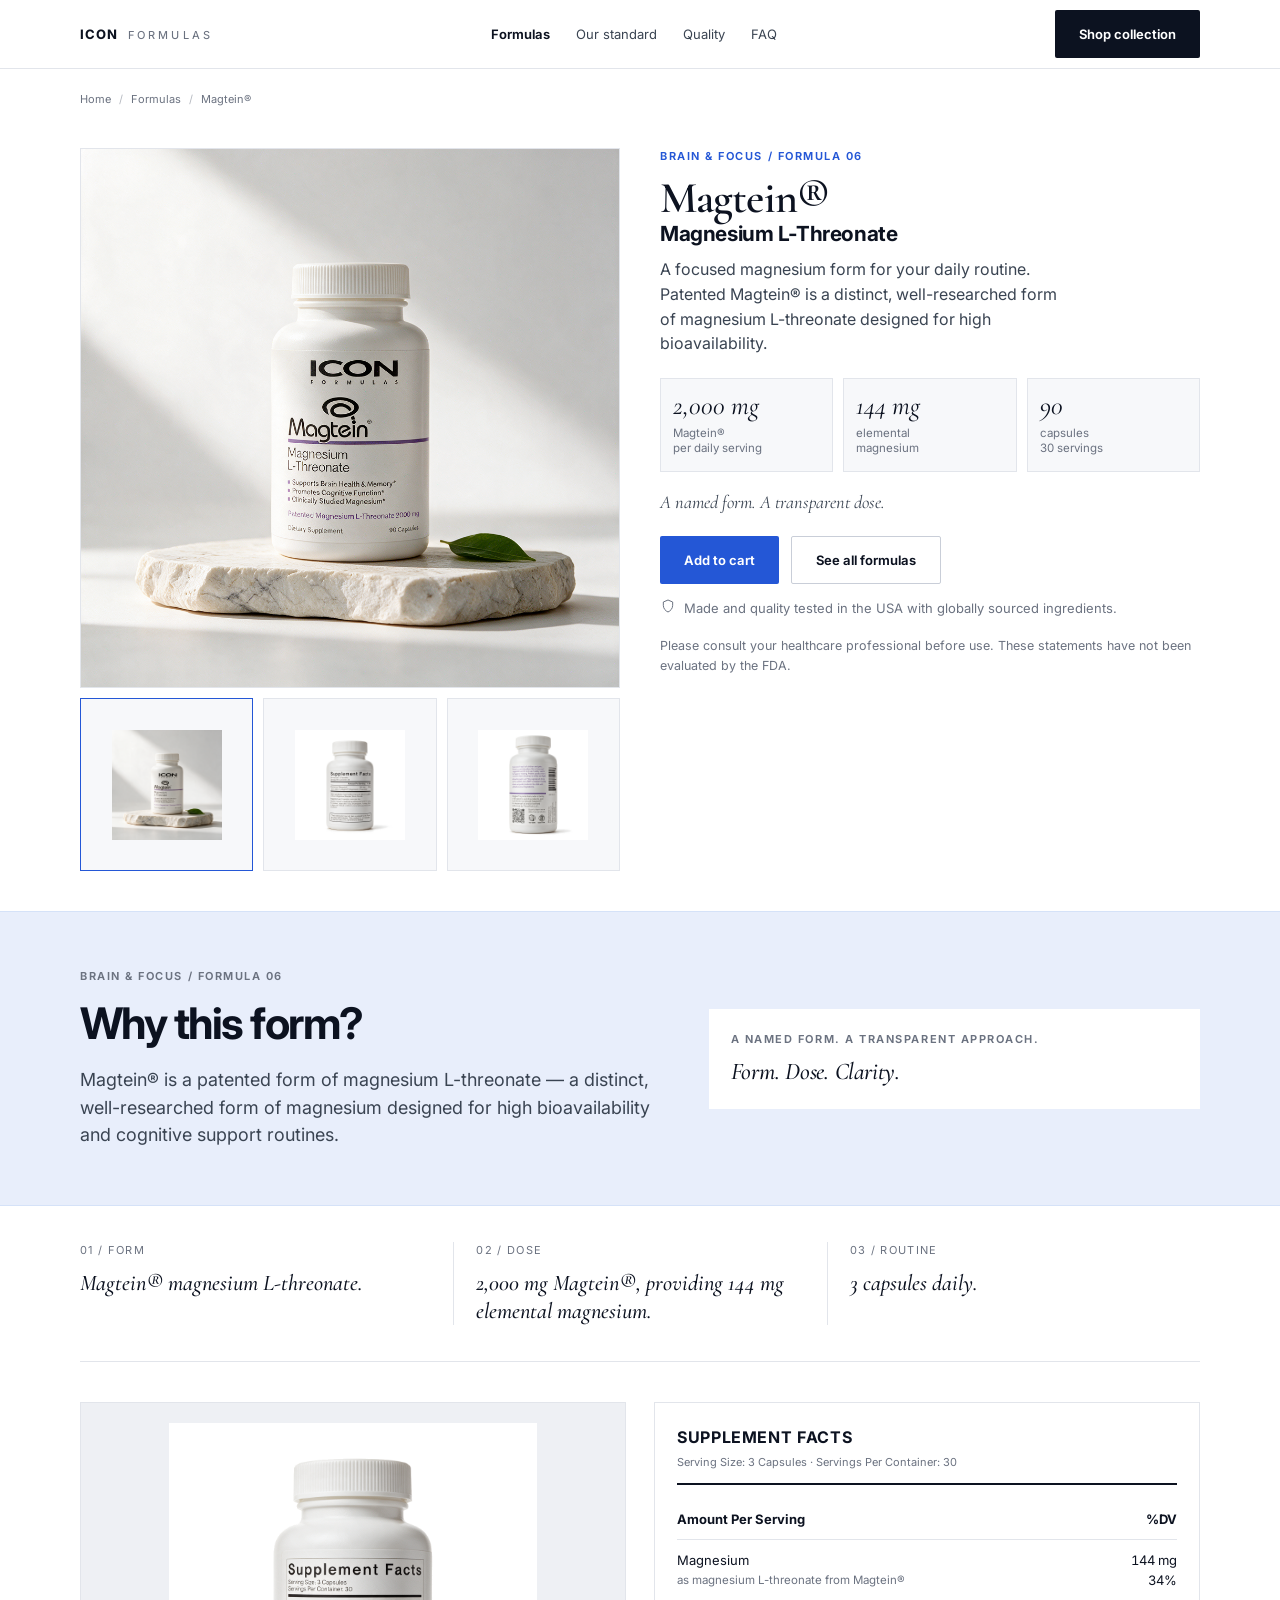
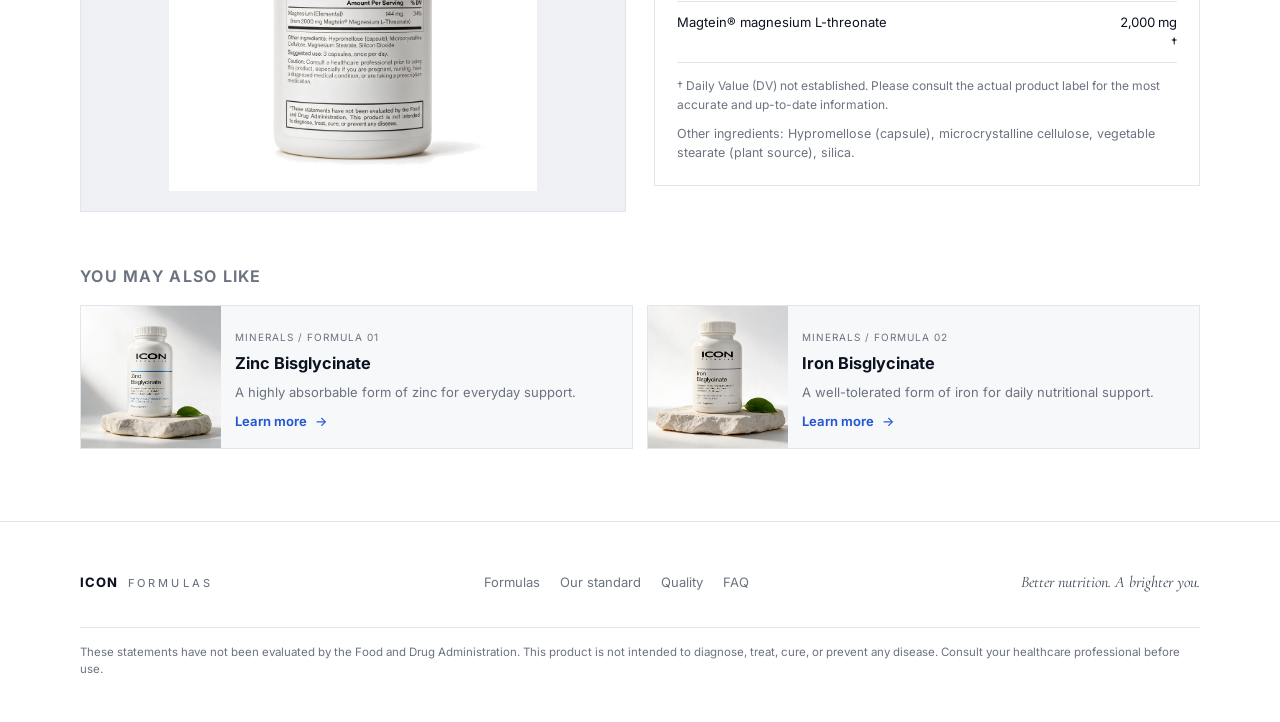
<file: product-magtein.html>
<!DOCTYPE html>
<html lang="en">
<head>
  <meta charset="UTF-8" />
  <meta name="viewport" content="width=device-width, initial-scale=1" />
  <title>Magtein® Magnesium L-Threonate — ICON FORMULAS</title>
  <meta name="description" content="A focused magnesium form for your daily routine. Patented Magtein® is a distinct, well-researched form of magnesium L-threonate designed for high bioavailability." />
  <link rel="preconnect" href="https://fonts.googleapis.com" />
  <link rel="preconnect" href="https://fonts.gstatic.com" crossorigin />
  <link href="https://fonts.googleapis.com/css2?family=Cormorant+Garamond:ital,wght@0,500;0,600;1,500;1,600&family=Inter:wght@400;500;600;700&display=swap" rel="stylesheet" />
  <link rel="stylesheet" href="css/styles.css" />
</head>
<body>
  <header class="site-header">
    <div class="container header-inner">
      <a class="logo" href="index.html">ICON <span>FORMULAS</span></a>
      <nav class="nav" id="site-nav" aria-label="Primary">
        <a href="shop.html" aria-current="page">Formulas</a>
        <a href="index.html#standard">Our standard</a>
        <a href="index.html#quality">Quality</a>
        <a href="index.html#faq">FAQ</a>
      </nav>
      <div class="header-actions">
        <a class="btn btn-dark" href="shop.html">Shop collection</a>
        <button class="nav-toggle" type="button" aria-label="Open menu" aria-expanded="false" aria-controls="site-nav"><span></span></button>
      </div>
    </div>
  </header>

  <main class="pdp">
    <div class="container">
      <nav class="breadcrumbs" aria-label="Breadcrumb" style="padding-top: 22px;">
        <a href="index.html">Home</a>
        <span aria-hidden="true">/</span>
        <a href="shop.html">Formulas</a>
        <span aria-hidden="true">/</span>
        <span>Magtein®</span>
      </nav>

      <div class="pdp-hero">
        <div class="pdp-gallery">
          <div class="pdp-main">
            <img id="main-image" class="scene" src="assets/gen/card-magtein.png" alt="Magtein® bottle" width="360" height="420" />
          </div>
          <div class="pdp-thumbs" role="tablist" aria-label="Product images">
            <button type="button" role="tab" aria-selected="true" data-full="assets/gen/card-magtein.png" title="Front">
              <img src="assets/gen/card-magtein.png" alt="Front label" width="80" height="80" />
            </button>
            <button type="button" role="tab" aria-selected="false" data-full="assets/products/magtein-facts.png" title="Supplement Facts">
              <img src="assets/products/magtein-facts.png" alt="Supplement Facts" width="80" height="80" />
            </button>
            <button type="button" role="tab" aria-selected="false" data-full="assets/products/magtein-barcode.png" title="Barcode and warnings">
              <img src="assets/products/magtein-barcode.png" alt="Barcode panel" width="80" height="80" />
            </button>
          </div>
        </div>

        <div class="pdp-info">
          <p class="eyebrow violet">Brain & focus / Formula 06</p>
          <h1>Magtein®<div class="subtitle">Magnesium L-Threonate</div></h1>
          <p class="desc">A focused magnesium form for your daily routine. Patented Magtein® is a distinct, well-researched form of magnesium L-threonate designed for high bioavailability.</p>
          <div class="stat-row">
            <div class="stat"><div class="value">2,000 mg</div><div class="label">Magtein®<br />per daily serving</div></div>
            <div class="stat"><div class="value">144 mg</div><div class="label">elemental<br />magnesium</div></div>
            <div class="stat"><div class="value">90</div><div class="label">capsules<br />30 servings</div></div>
          </div>
          <p class="pdp-tagline">A named form. A transparent dose.</p>
          <div class="pdp-actions">
            <a class="btn btn-primary" href="shop.html">Add to cart</a>
            <a class="btn btn-ghost" href="shop.html">See all formulas</a>
          </div>
          <p class="pdp-note">
            <svg width="16" height="16" viewBox="0 0 24 24" fill="none" stroke="currentColor" stroke-width="1.5" aria-hidden="true"><path d="M12 3l7 3v5c0 5-3.5 8.5-7 10-3.5-1.5-7-5-7-10V6l7-3z"/></svg>
            Made and quality tested in the USA with globally sourced ingredients.
          </p>
          <p class="muted" style="font-size: 12.5px; margin: 0;">Please consult your healthcare professional before use. These statements have not been evaluated by the FDA.</p>
        </div>
      </div>
    </div>

    <section class="pdp-why">
      <div class="container pdp-why-grid">
        <div>
          <p class="eyebrow eyebrow-muted">Brain & focus / Formula 06</p>
          <h2 class="h2">Why this form?</h2>
          <p class="lead">Magtein® is a patented form of magnesium L-threonate — a distinct, well-researched form of magnesium designed for high bioavailability and cognitive support routines.</p>
        </div>
        <div style="background:#fff;border:1px solid var(--line);padding:22px;">
          <p class="eyebrow eyebrow-muted" style="margin-bottom: 8px;">A named form. A transparent approach.</p>
          <p class="serif-accent" style="font-size: 1.5rem; margin: 0; line-height: 1.3;">Form. Dose. Clarity.</p>
        </div>
      </div>
    </section>

    <div class="container">
      <div class="pdp-glance">
        <article><div class="num">01 / Form</div><h3>Magtein® magnesium L-threonate.</h3></article>
        <article><div class="num">02 / Dose</div><h3>2,000 mg Magtein®, providing 144 mg elemental magnesium.</h3></article>
        <article><div class="num">03 / Routine</div><h3>3 capsules daily.</h3></article>
      </div>

      <div class="pdp-facts">
        <div class="pdp-main" style="aspect-ratio: 4/3;">
          <img src="assets/products/magtein-facts.png" alt="Supplement Facts panel on bottle" width="360" height="270" />
        </div>
        <div class="label-facts">
          <h4>Supplement Facts</h4>
          <p class="serving">Serving Size: 3 Capsules · Servings Per Container: 30</p>
          <table class="facts-table">
            <thead>
              <tr><th>Amount Per Serving</th><th>%DV</th></tr>
            </thead>
            <tbody>
              <tr><td>Magnesium<span class="sub">as magnesium L-threonate from Magtein®</span></td><td>144 mg<br />34%</td></tr>
              <tr><td>Magtein® magnesium L-threonate</td><td>2,000 mg<br />†</td></tr>
            </tbody>
          </table>
          <p class="muted" style="font-size: 12px; margin: 14px 0 10px;">† Daily Value (DV) not established. Please consult the actual product label for the most accurate and up-to-date information.</p>
          <p class="muted" style="font-size: 12.5px; margin: 0;">Other ingredients: Hypromellose (capsule), microcrystalline cellulose, vegetable stearate (plant source), silica.</p>
        </div>
      </div>

      <section class="pdp-related">
        <h2>You may also like</h2>
        <div class="related-grid">
          <a class="related-card" href="product-zinc.html"><img src="assets/gen/card-zinc.png" alt="Zinc Bisglycinate" width="90" height="110" /><div><p class="tag">MINERALS / FORMULA 01</p><h3>Zinc Bisglycinate</h3><p class="muted" style="font-size:13px;margin:0 0 8px;">A highly absorbable form of zinc for everyday support.</p><span class="link-arrow">Learn more</span></div></a>
          <a class="related-card" href="product-iron.html"><img src="assets/gen/card-iron.png" alt="Iron Bisglycinate" width="90" height="110" /><div><p class="tag">MINERALS / FORMULA 02</p><h3>Iron Bisglycinate</h3><p class="muted" style="font-size:13px;margin:0 0 8px;">A well-tolerated form of iron for daily nutritional support.</p><span class="link-arrow">Learn more</span></div></a>
        </div>
      </section>
    </div>
  </main>

  <footer class="site-footer">
    <div class="container">
      <div class="footer-inner">
        <a class="logo" href="index.html">ICON <span>FORMULAS</span></a>
        <nav class="footer-nav" aria-label="Footer">
          <a href="shop.html">Formulas</a>
          <a href="index.html#standard">Our standard</a>
          <a href="index.html#quality">Quality</a>
          <a href="index.html#faq">FAQ</a>
        </nav>
        <p class="footer-note">Better nutrition. <em>A brighter you.</em></p>
      </div>
      <p class="footer-legal">These statements have not been evaluated by the Food and Drug Administration. This product is not intended to diagnose, treat, cure, or prevent any disease. Consult your healthcare professional before use.</p>
    </div>
  </footer>
  <script src="js/main.js"></script>
</body>
</html>
</file>
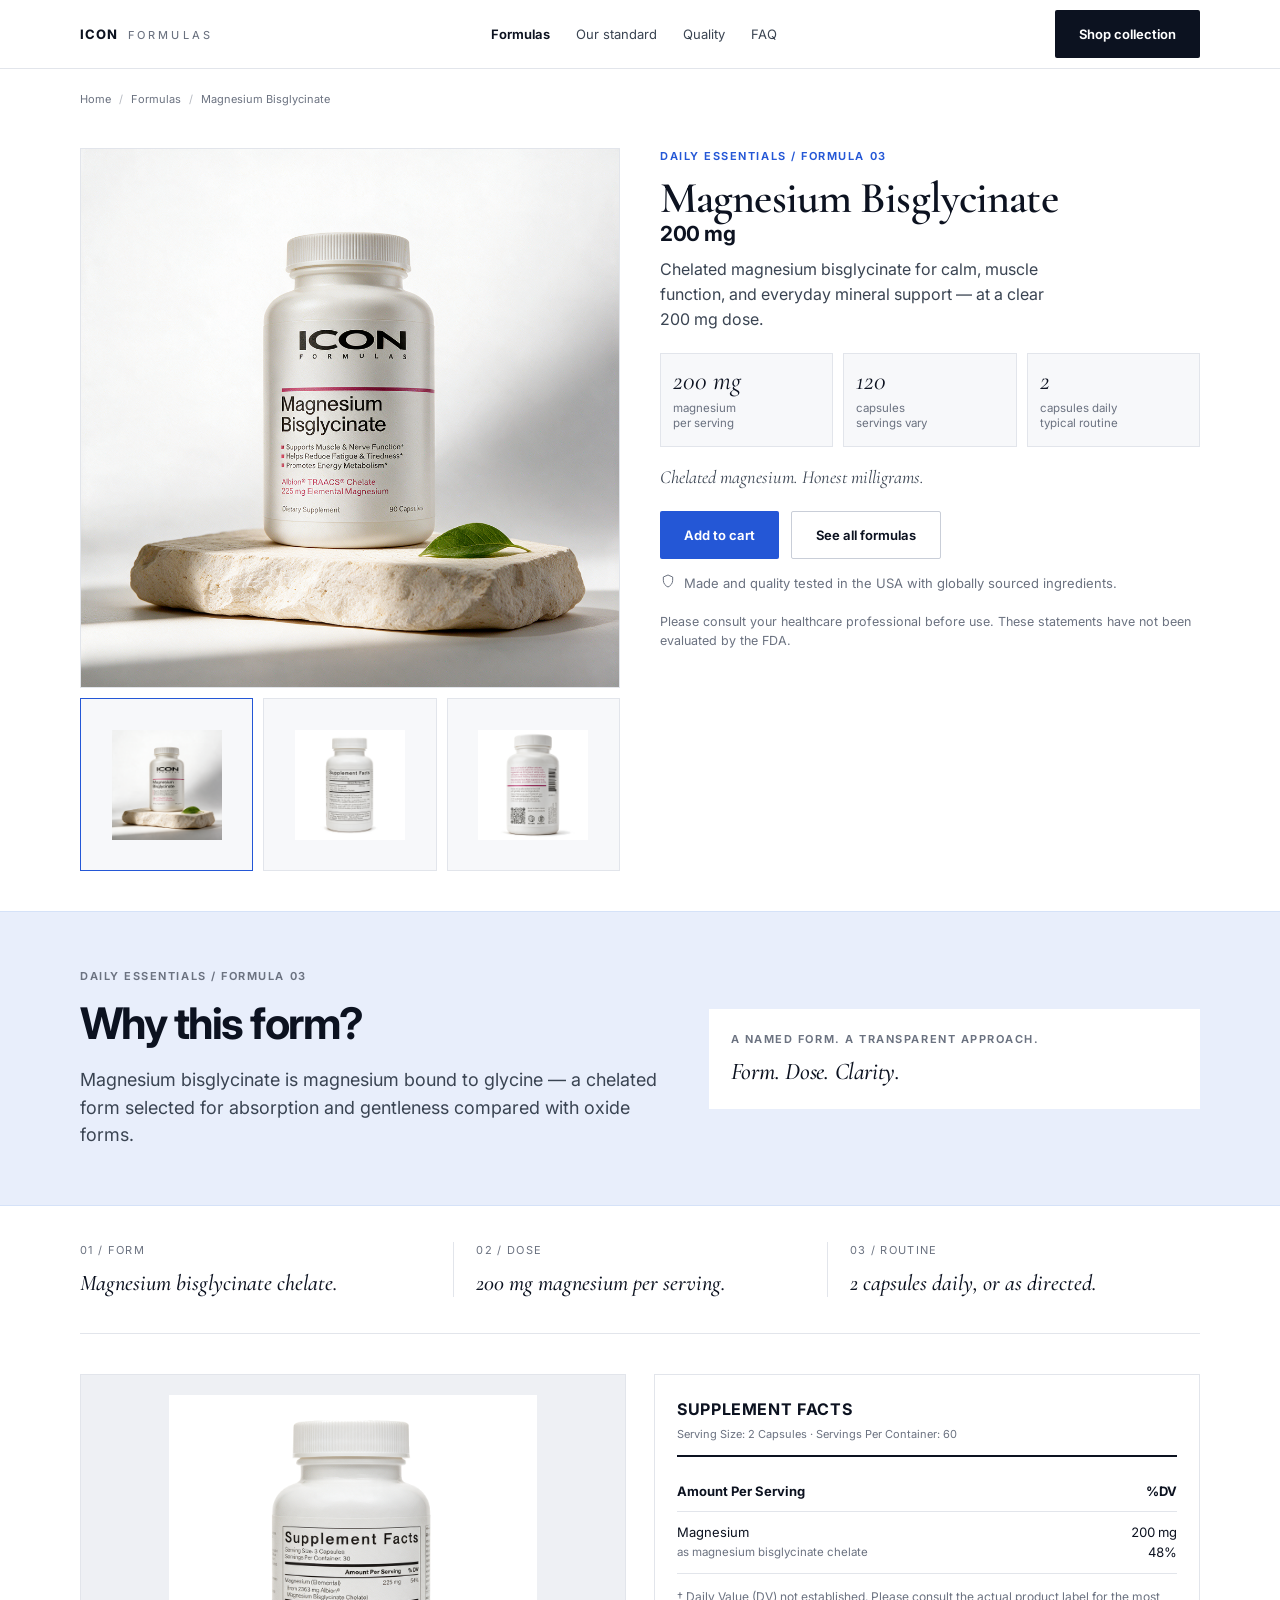
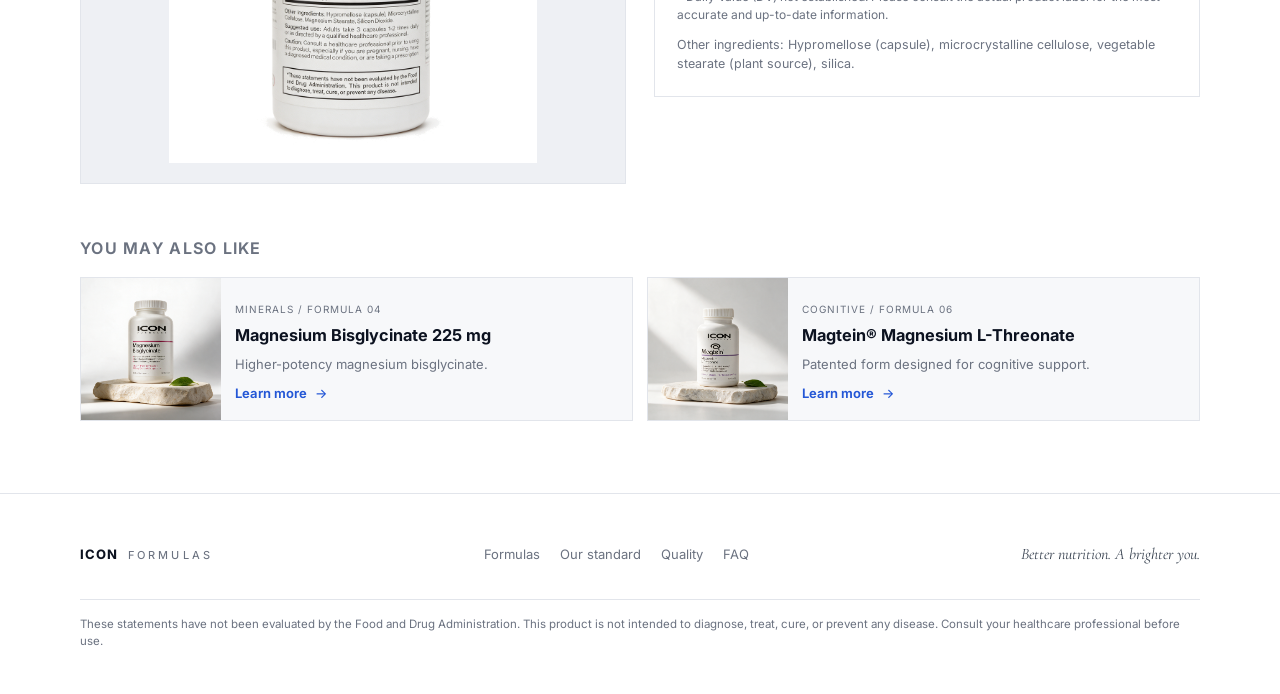
<file: product-mg-200.html>
<!DOCTYPE html>
<html lang="en">
<head>
  <meta charset="UTF-8" />
  <meta name="viewport" content="width=device-width, initial-scale=1" />
  <title>Magnesium Bisglycinate 200 mg — ICON FORMULAS</title>
  <meta name="description" content="Chelated magnesium bisglycinate for calm, muscle function, and everyday mineral support — at a clear 200 mg dose." />
  <link rel="preconnect" href="https://fonts.googleapis.com" />
  <link rel="preconnect" href="https://fonts.gstatic.com" crossorigin />
  <link href="https://fonts.googleapis.com/css2?family=Cormorant+Garamond:ital,wght@0,500;0,600;1,500;1,600&family=Inter:wght@400;500;600;700&display=swap" rel="stylesheet" />
  <link rel="stylesheet" href="css/styles.css" />
</head>
<body>
  <header class="site-header">
    <div class="container header-inner">
      <a class="logo" href="index.html">ICON <span>FORMULAS</span></a>
      <nav class="nav" id="site-nav" aria-label="Primary">
        <a href="shop.html" aria-current="page">Formulas</a>
        <a href="index.html#standard">Our standard</a>
        <a href="index.html#quality">Quality</a>
        <a href="index.html#faq">FAQ</a>
      </nav>
      <div class="header-actions">
        <a class="btn btn-dark" href="shop.html">Shop collection</a>
        <button class="nav-toggle" type="button" aria-label="Open menu" aria-expanded="false" aria-controls="site-nav"><span></span></button>
      </div>
    </div>
  </header>

  <main class="pdp">
    <div class="container">
      <nav class="breadcrumbs" aria-label="Breadcrumb" style="padding-top: 22px;">
        <a href="index.html">Home</a>
        <span aria-hidden="true">/</span>
        <a href="shop.html">Formulas</a>
        <span aria-hidden="true">/</span>
        <span>Magnesium Bisglycinate</span>
      </nav>

      <div class="pdp-hero">
        <div class="pdp-gallery">
          <div class="pdp-main">
            <img id="main-image" class="scene" src="assets/gen/card-mg225.png" alt="Magnesium Bisglycinate bottle" width="360" height="420" />
          </div>
          <div class="pdp-thumbs" role="tablist" aria-label="Product images">
            <button type="button" role="tab" aria-selected="true" data-full="assets/gen/card-mg225.png" title="Front">
              <img src="assets/gen/card-mg225.png" alt="Front label" width="80" height="80" />
            </button>
            <button type="button" role="tab" aria-selected="false" data-full="assets/products/mg200-facts.png" title="Supplement Facts">
              <img src="assets/products/mg200-facts.png" alt="Supplement Facts" width="80" height="80" />
            </button>
            <button type="button" role="tab" aria-selected="false" data-full="assets/products/mg225-barcode.png" title="Barcode and warnings">
              <img src="assets/products/mg225-barcode.png" alt="Barcode panel" width="80" height="80" />
            </button>
          </div>
        </div>

        <div class="pdp-info">
          <p class="eyebrow">Daily essentials / Formula 03</p>
          <h1>Magnesium Bisglycinate<div class="subtitle">200 mg</div></h1>
          <p class="desc">Chelated magnesium bisglycinate for calm, muscle function, and everyday mineral support — at a clear 200 mg dose.</p>
          <div class="stat-row">
            <div class="stat"><div class="value">200 mg</div><div class="label">magnesium<br />per serving</div></div>
            <div class="stat"><div class="value">120</div><div class="label">capsules<br />servings vary</div></div>
            <div class="stat"><div class="value">2</div><div class="label">capsules daily<br />typical routine</div></div>
          </div>
          <p class="pdp-tagline">Chelated magnesium. Honest milligrams.</p>
          <div class="pdp-actions">
            <a class="btn btn-primary" href="shop.html">Add to cart</a>
            <a class="btn btn-ghost" href="shop.html">See all formulas</a>
          </div>
          <p class="pdp-note">
            <svg width="16" height="16" viewBox="0 0 24 24" fill="none" stroke="currentColor" stroke-width="1.5" aria-hidden="true"><path d="M12 3l7 3v5c0 5-3.5 8.5-7 10-3.5-1.5-7-5-7-10V6l7-3z"/></svg>
            Made and quality tested in the USA with globally sourced ingredients.
          </p>
          <p class="muted" style="font-size: 12.5px; margin: 0;">Please consult your healthcare professional before use. These statements have not been evaluated by the FDA.</p>
        </div>
      </div>
    </div>

    <section class="pdp-why">
      <div class="container pdp-why-grid">
        <div>
          <p class="eyebrow eyebrow-muted">Daily essentials / Formula 03</p>
          <h2 class="h2">Why this form?</h2>
          <p class="lead">Magnesium bisglycinate is magnesium bound to glycine — a chelated form selected for absorption and gentleness compared with oxide forms.</p>
        </div>
        <div style="background:#fff;border:1px solid var(--line);padding:22px;">
          <p class="eyebrow eyebrow-muted" style="margin-bottom: 8px;">A named form. A transparent approach.</p>
          <p class="serif-accent" style="font-size: 1.5rem; margin: 0; line-height: 1.3;">Form. Dose. Clarity.</p>
        </div>
      </div>
    </section>

    <div class="container">
      <div class="pdp-glance">
        <article><div class="num">01 / Form</div><h3>Magnesium bisglycinate chelate.</h3></article>
        <article><div class="num">02 / Dose</div><h3>200 mg magnesium per serving.</h3></article>
        <article><div class="num">03 / Routine</div><h3>2 capsules daily, or as directed.</h3></article>
      </div>

      <div class="pdp-facts">
        <div class="pdp-main" style="aspect-ratio: 4/3;">
          <img src="assets/products/mg200-facts.png" alt="Supplement Facts panel on bottle" width="360" height="270" />
        </div>
        <div class="label-facts">
          <h4>Supplement Facts</h4>
          <p class="serving">Serving Size: 2 Capsules · Servings Per Container: 60</p>
          <table class="facts-table">
            <thead>
              <tr><th>Amount Per Serving</th><th>%DV</th></tr>
            </thead>
            <tbody>
              <tr><td>Magnesium<span class="sub">as magnesium bisglycinate chelate</span></td><td>200 mg<br />48%</td></tr>
            </tbody>
          </table>
          <p class="muted" style="font-size: 12px; margin: 14px 0 10px;">† Daily Value (DV) not established. Please consult the actual product label for the most accurate and up-to-date information.</p>
          <p class="muted" style="font-size: 12.5px; margin: 0;">Other ingredients: Hypromellose (capsule), microcrystalline cellulose, vegetable stearate (plant source), silica.</p>
        </div>
      </div>

      <section class="pdp-related">
        <h2>You may also like</h2>
        <div class="related-grid">
          <a class="related-card" href="product-mg-225.html"><img src="assets/gen/card-mg225.png" alt="Magnesium Bisglycinate 225 mg" width="90" height="110" /><div><p class="tag">MINERALS / FORMULA 04</p><h3>Magnesium Bisglycinate 225 mg</h3><p class="muted" style="font-size:13px;margin:0 0 8px;">Higher-potency magnesium bisglycinate.</p><span class="link-arrow">Learn more</span></div></a>
          <a class="related-card" href="product-magtein.html"><img src="assets/gen/card-magtein.png" alt="Magtein® Magnesium L-Threonate" width="90" height="110" /><div><p class="tag">COGNITIVE / FORMULA 06</p><h3>Magtein® Magnesium L-Threonate</h3><p class="muted" style="font-size:13px;margin:0 0 8px;">Patented form designed for cognitive support.</p><span class="link-arrow">Learn more</span></div></a>
        </div>
      </section>
    </div>
  </main>

  <footer class="site-footer">
    <div class="container">
      <div class="footer-inner">
        <a class="logo" href="index.html">ICON <span>FORMULAS</span></a>
        <nav class="footer-nav" aria-label="Footer">
          <a href="shop.html">Formulas</a>
          <a href="index.html#standard">Our standard</a>
          <a href="index.html#quality">Quality</a>
          <a href="index.html#faq">FAQ</a>
        </nav>
        <p class="footer-note">Better nutrition. <em>A brighter you.</em></p>
      </div>
      <p class="footer-legal">These statements have not been evaluated by the Food and Drug Administration. This product is not intended to diagnose, treat, cure, or prevent any disease. Consult your healthcare professional before use.</p>
    </div>
  </footer>
  <script src="js/main.js"></script>
</body>
</html>
</file>
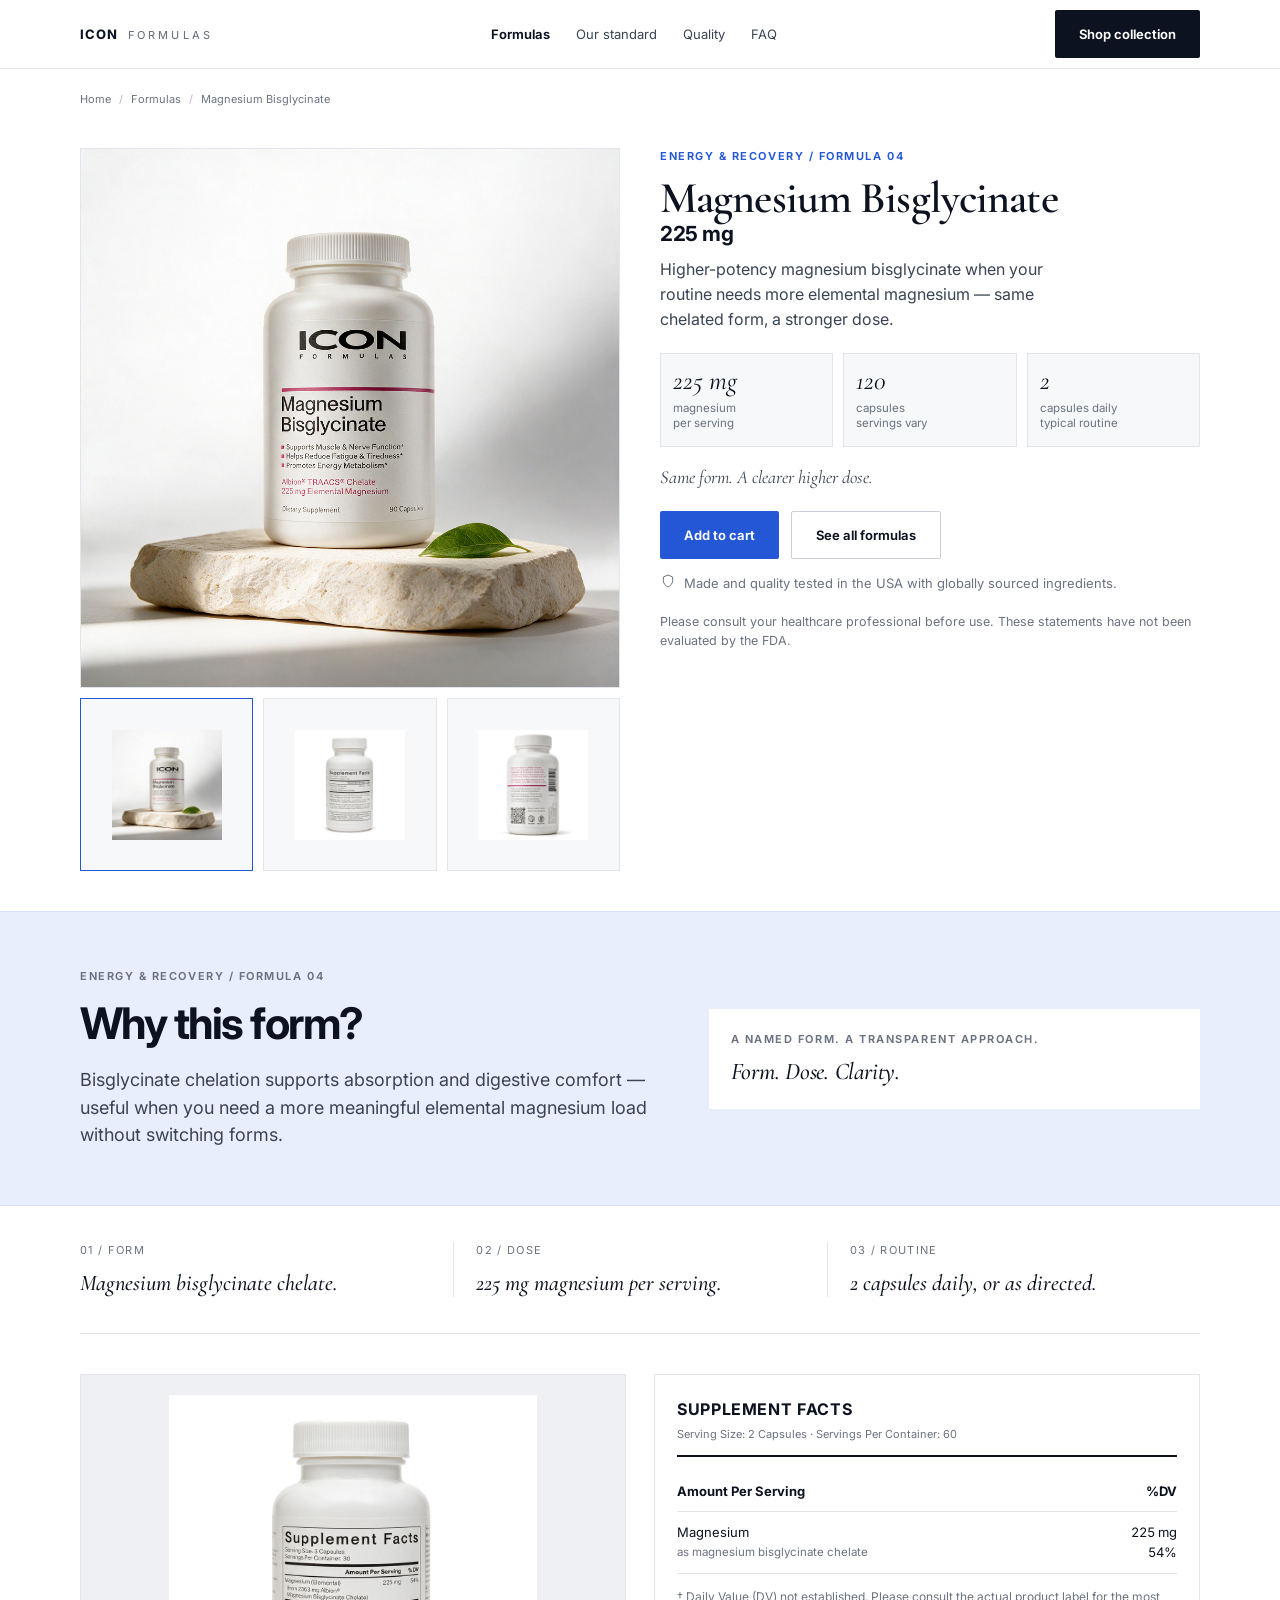
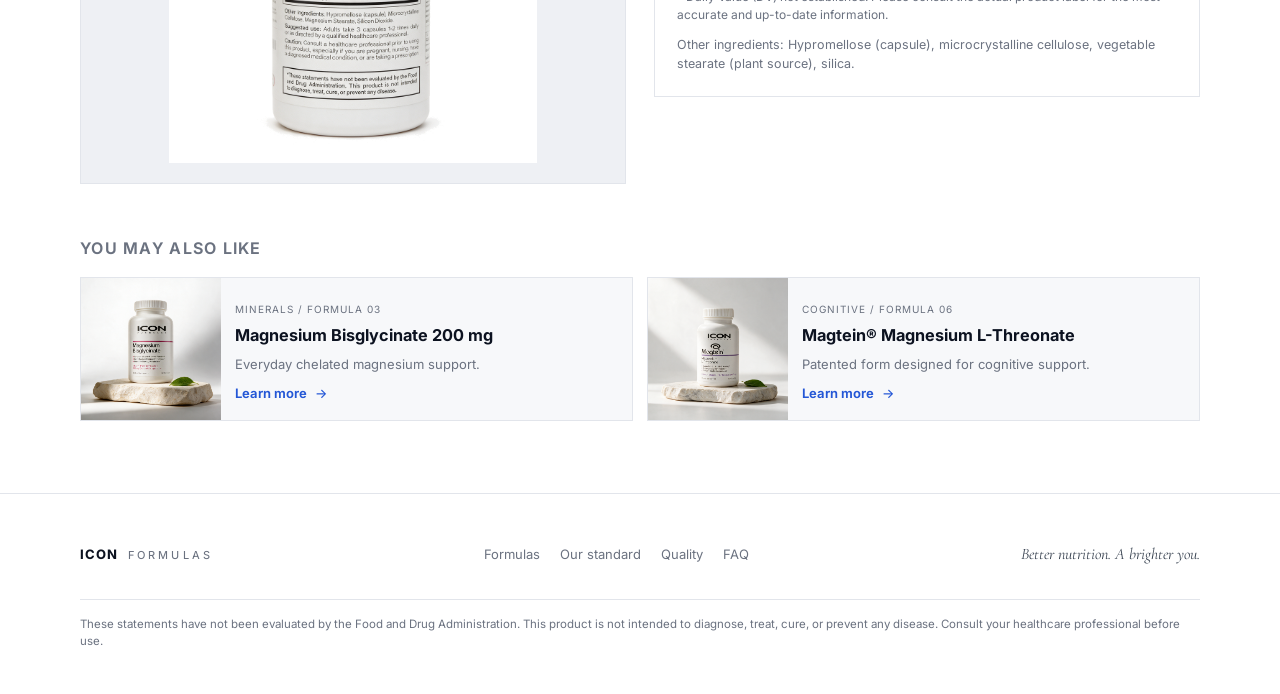
<file: product-mg-225.html>
<!DOCTYPE html>
<html lang="en">
<head>
  <meta charset="UTF-8" />
  <meta name="viewport" content="width=device-width, initial-scale=1" />
  <title>Magnesium Bisglycinate 225 mg — ICON FORMULAS</title>
  <meta name="description" content="Higher-potency magnesium bisglycinate when your routine needs more elemental magnesium — same chelated form, a stronger dose." />
  <link rel="preconnect" href="https://fonts.googleapis.com" />
  <link rel="preconnect" href="https://fonts.gstatic.com" crossorigin />
  <link href="https://fonts.googleapis.com/css2?family=Cormorant+Garamond:ital,wght@0,500;0,600;1,500;1,600&family=Inter:wght@400;500;600;700&display=swap" rel="stylesheet" />
  <link rel="stylesheet" href="css/styles.css" />
</head>
<body>
  <header class="site-header">
    <div class="container header-inner">
      <a class="logo" href="index.html">ICON <span>FORMULAS</span></a>
      <nav class="nav" id="site-nav" aria-label="Primary">
        <a href="shop.html" aria-current="page">Formulas</a>
        <a href="index.html#standard">Our standard</a>
        <a href="index.html#quality">Quality</a>
        <a href="index.html#faq">FAQ</a>
      </nav>
      <div class="header-actions">
        <a class="btn btn-dark" href="shop.html">Shop collection</a>
        <button class="nav-toggle" type="button" aria-label="Open menu" aria-expanded="false" aria-controls="site-nav"><span></span></button>
      </div>
    </div>
  </header>

  <main class="pdp">
    <div class="container">
      <nav class="breadcrumbs" aria-label="Breadcrumb" style="padding-top: 22px;">
        <a href="index.html">Home</a>
        <span aria-hidden="true">/</span>
        <a href="shop.html">Formulas</a>
        <span aria-hidden="true">/</span>
        <span>Magnesium Bisglycinate</span>
      </nav>

      <div class="pdp-hero">
        <div class="pdp-gallery">
          <div class="pdp-main">
            <img id="main-image" class="scene" src="assets/gen/card-mg225.png" alt="Magnesium Bisglycinate bottle" width="360" height="420" />
          </div>
          <div class="pdp-thumbs" role="tablist" aria-label="Product images">
            <button type="button" role="tab" aria-selected="true" data-full="assets/gen/card-mg225.png" title="Front">
              <img src="assets/gen/card-mg225.png" alt="Front label" width="80" height="80" />
            </button>
            <button type="button" role="tab" aria-selected="false" data-full="assets/products/mg225-facts.png" title="Supplement Facts">
              <img src="assets/products/mg225-facts.png" alt="Supplement Facts" width="80" height="80" />
            </button>
            <button type="button" role="tab" aria-selected="false" data-full="assets/products/mg225-barcode.png" title="Barcode and warnings">
              <img src="assets/products/mg225-barcode.png" alt="Barcode panel" width="80" height="80" />
            </button>
          </div>
        </div>

        <div class="pdp-info">
          <p class="eyebrow">Energy & recovery / Formula 04</p>
          <h1>Magnesium Bisglycinate<div class="subtitle">225 mg</div></h1>
          <p class="desc">Higher-potency magnesium bisglycinate when your routine needs more elemental magnesium — same chelated form, a stronger dose.</p>
          <div class="stat-row">
            <div class="stat"><div class="value">225 mg</div><div class="label">magnesium<br />per serving</div></div>
            <div class="stat"><div class="value">120</div><div class="label">capsules<br />servings vary</div></div>
            <div class="stat"><div class="value">2</div><div class="label">capsules daily<br />typical routine</div></div>
          </div>
          <p class="pdp-tagline">Same form. A clearer higher dose.</p>
          <div class="pdp-actions">
            <a class="btn btn-primary" href="shop.html">Add to cart</a>
            <a class="btn btn-ghost" href="shop.html">See all formulas</a>
          </div>
          <p class="pdp-note">
            <svg width="16" height="16" viewBox="0 0 24 24" fill="none" stroke="currentColor" stroke-width="1.5" aria-hidden="true"><path d="M12 3l7 3v5c0 5-3.5 8.5-7 10-3.5-1.5-7-5-7-10V6l7-3z"/></svg>
            Made and quality tested in the USA with globally sourced ingredients.
          </p>
          <p class="muted" style="font-size: 12.5px; margin: 0;">Please consult your healthcare professional before use. These statements have not been evaluated by the FDA.</p>
        </div>
      </div>
    </div>

    <section class="pdp-why">
      <div class="container pdp-why-grid">
        <div>
          <p class="eyebrow eyebrow-muted">Energy & recovery / Formula 04</p>
          <h2 class="h2">Why this form?</h2>
          <p class="lead">Bisglycinate chelation supports absorption and digestive comfort — useful when you need a more meaningful elemental magnesium load without switching forms.</p>
        </div>
        <div style="background:#fff;border:1px solid var(--line);padding:22px;">
          <p class="eyebrow eyebrow-muted" style="margin-bottom: 8px;">A named form. A transparent approach.</p>
          <p class="serif-accent" style="font-size: 1.5rem; margin: 0; line-height: 1.3;">Form. Dose. Clarity.</p>
        </div>
      </div>
    </section>

    <div class="container">
      <div class="pdp-glance">
        <article><div class="num">01 / Form</div><h3>Magnesium bisglycinate chelate.</h3></article>
        <article><div class="num">02 / Dose</div><h3>225 mg magnesium per serving.</h3></article>
        <article><div class="num">03 / Routine</div><h3>2 capsules daily, or as directed.</h3></article>
      </div>

      <div class="pdp-facts">
        <div class="pdp-main" style="aspect-ratio: 4/3;">
          <img src="assets/products/mg225-facts.png" alt="Supplement Facts panel on bottle" width="360" height="270" />
        </div>
        <div class="label-facts">
          <h4>Supplement Facts</h4>
          <p class="serving">Serving Size: 2 Capsules · Servings Per Container: 60</p>
          <table class="facts-table">
            <thead>
              <tr><th>Amount Per Serving</th><th>%DV</th></tr>
            </thead>
            <tbody>
              <tr><td>Magnesium<span class="sub">as magnesium bisglycinate chelate</span></td><td>225 mg<br />54%</td></tr>
            </tbody>
          </table>
          <p class="muted" style="font-size: 12px; margin: 14px 0 10px;">† Daily Value (DV) not established. Please consult the actual product label for the most accurate and up-to-date information.</p>
          <p class="muted" style="font-size: 12.5px; margin: 0;">Other ingredients: Hypromellose (capsule), microcrystalline cellulose, vegetable stearate (plant source), silica.</p>
        </div>
      </div>

      <section class="pdp-related">
        <h2>You may also like</h2>
        <div class="related-grid">
          <a class="related-card" href="product-mg-200.html"><img src="assets/gen/card-mg225.png" alt="Magnesium Bisglycinate 200 mg" width="90" height="110" /><div><p class="tag">MINERALS / FORMULA 03</p><h3>Magnesium Bisglycinate 200 mg</h3><p class="muted" style="font-size:13px;margin:0 0 8px;">Everyday chelated magnesium support.</p><span class="link-arrow">Learn more</span></div></a>
          <a class="related-card" href="product-magtein.html"><img src="assets/gen/card-magtein.png" alt="Magtein® Magnesium L-Threonate" width="90" height="110" /><div><p class="tag">COGNITIVE / FORMULA 06</p><h3>Magtein® Magnesium L-Threonate</h3><p class="muted" style="font-size:13px;margin:0 0 8px;">Patented form designed for cognitive support.</p><span class="link-arrow">Learn more</span></div></a>
        </div>
      </section>
    </div>
  </main>

  <footer class="site-footer">
    <div class="container">
      <div class="footer-inner">
        <a class="logo" href="index.html">ICON <span>FORMULAS</span></a>
        <nav class="footer-nav" aria-label="Footer">
          <a href="shop.html">Formulas</a>
          <a href="index.html#standard">Our standard</a>
          <a href="index.html#quality">Quality</a>
          <a href="index.html#faq">FAQ</a>
        </nav>
        <p class="footer-note">Better nutrition. <em>A brighter you.</em></p>
      </div>
      <p class="footer-legal">These statements have not been evaluated by the Food and Drug Administration. This product is not intended to diagnose, treat, cure, or prevent any disease. Consult your healthcare professional before use.</p>
    </div>
  </footer>
  <script src="js/main.js"></script>
</body>
</html>
</file>
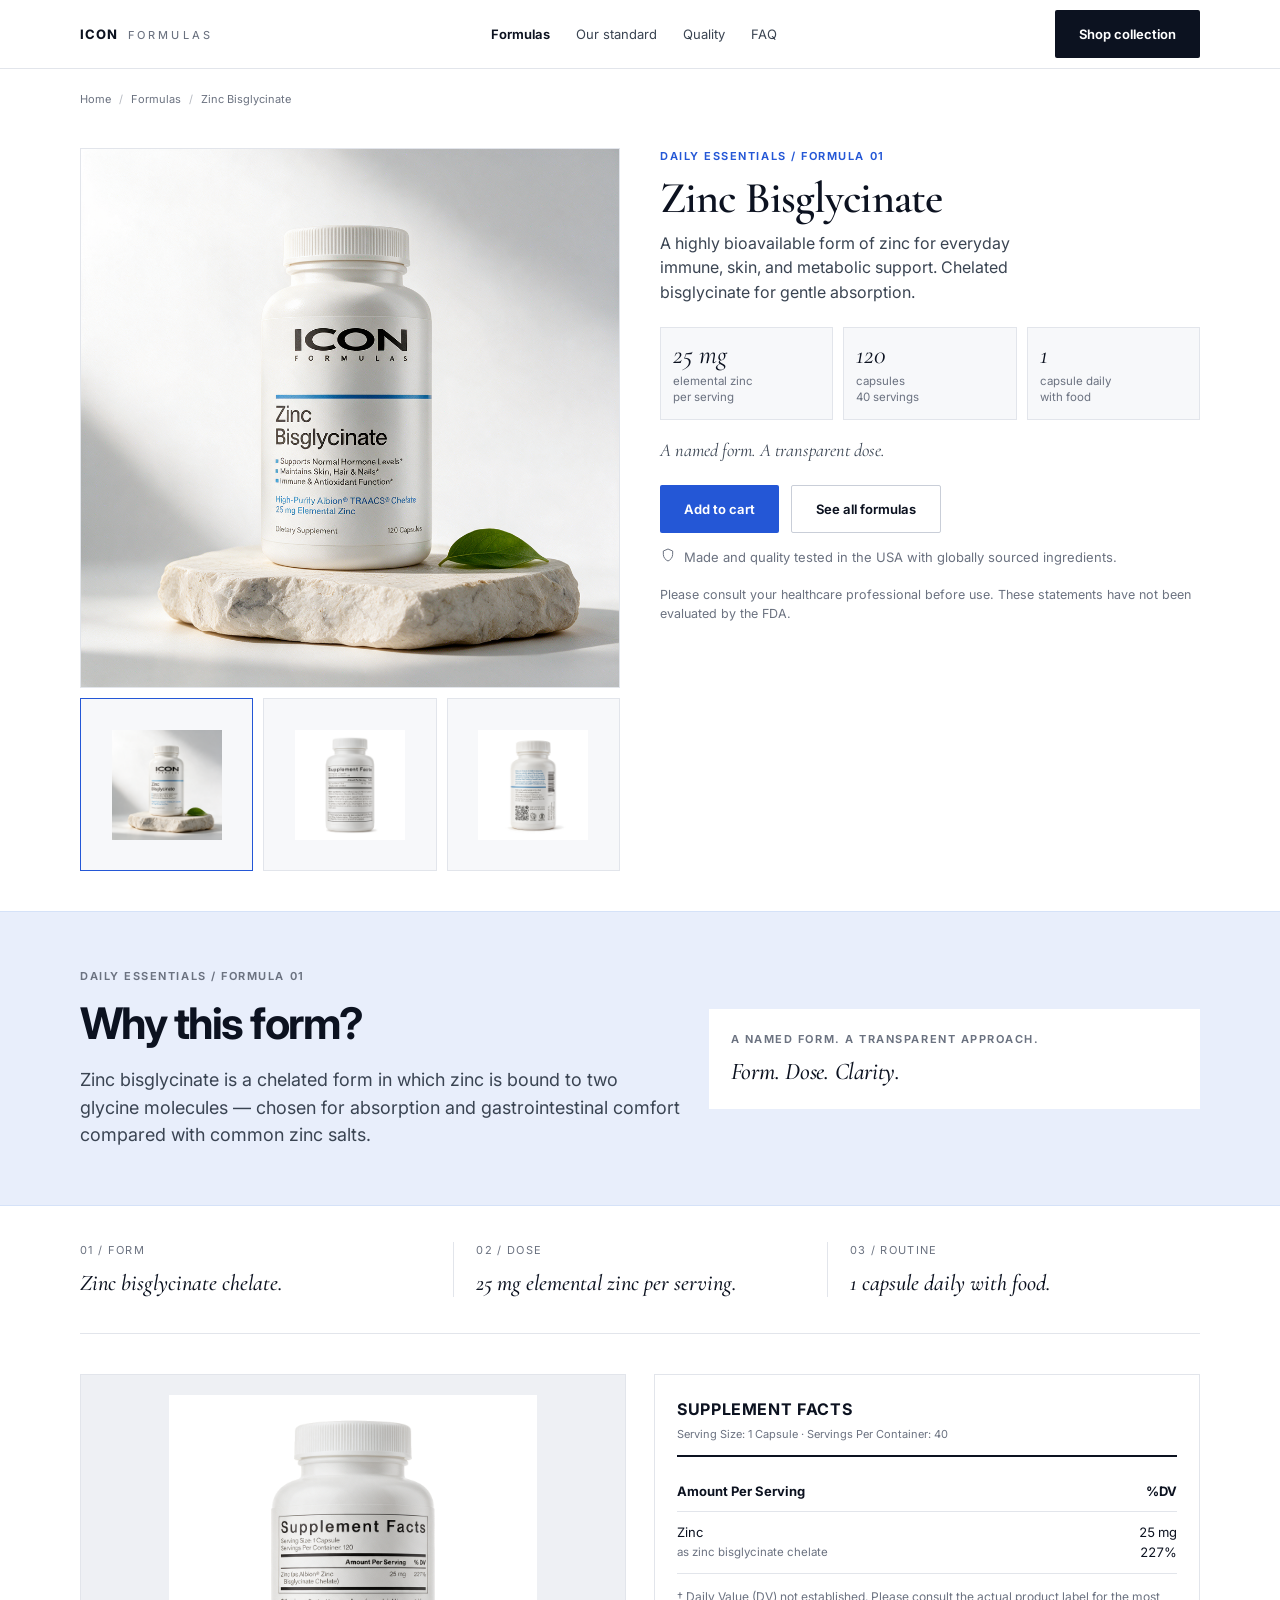
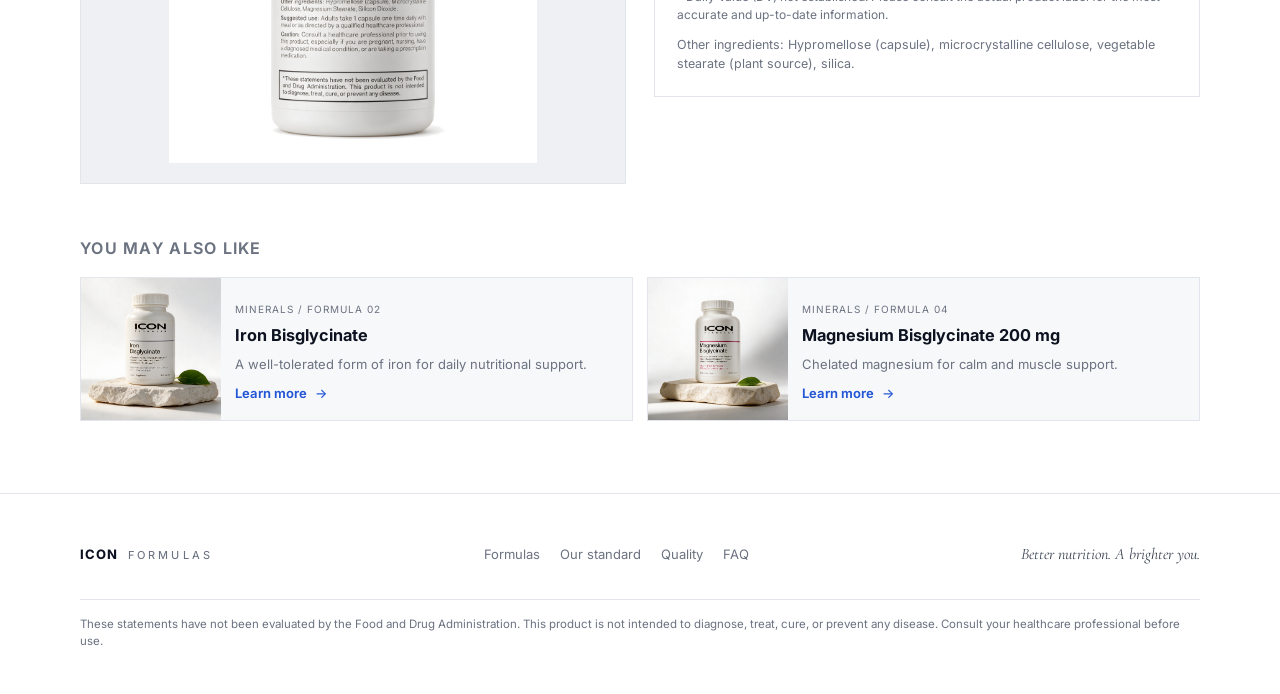
<file: product-zinc.html>
<!DOCTYPE html>
<html lang="en">
<head>
  <meta charset="UTF-8" />
  <meta name="viewport" content="width=device-width, initial-scale=1" />
  <title>Zinc Bisglycinate — ICON FORMULAS</title>
  <meta name="description" content="A highly bioavailable form of zinc for everyday immune, skin, and metabolic support. Chelated bisglycinate for gentle absorption." />
  <link rel="preconnect" href="https://fonts.googleapis.com" />
  <link rel="preconnect" href="https://fonts.gstatic.com" crossorigin />
  <link href="https://fonts.googleapis.com/css2?family=Cormorant+Garamond:ital,wght@0,500;0,600;1,500;1,600&family=Inter:wght@400;500;600;700&display=swap" rel="stylesheet" />
  <link rel="stylesheet" href="css/styles.css" />
</head>
<body>
  <header class="site-header">
    <div class="container header-inner">
      <a class="logo" href="index.html">ICON <span>FORMULAS</span></a>
      <nav class="nav" id="site-nav" aria-label="Primary">
        <a href="shop.html" aria-current="page">Formulas</a>
        <a href="index.html#standard">Our standard</a>
        <a href="index.html#quality">Quality</a>
        <a href="index.html#faq">FAQ</a>
      </nav>
      <div class="header-actions">
        <a class="btn btn-dark" href="shop.html">Shop collection</a>
        <button class="nav-toggle" type="button" aria-label="Open menu" aria-expanded="false" aria-controls="site-nav"><span></span></button>
      </div>
    </div>
  </header>

  <main class="pdp">
    <div class="container">
      <nav class="breadcrumbs" aria-label="Breadcrumb" style="padding-top: 22px;">
        <a href="index.html">Home</a>
        <span aria-hidden="true">/</span>
        <a href="shop.html">Formulas</a>
        <span aria-hidden="true">/</span>
        <span>Zinc Bisglycinate</span>
      </nav>

      <div class="pdp-hero">
        <div class="pdp-gallery">
          <div class="pdp-main">
            <img id="main-image" class="scene" src="assets/gen/card-zinc.png" alt="Zinc Bisglycinate bottle" width="360" height="420" />
          </div>
          <div class="pdp-thumbs" role="tablist" aria-label="Product images">
            <button type="button" role="tab" aria-selected="true" data-full="assets/gen/card-zinc.png" title="Front">
              <img src="assets/gen/card-zinc.png" alt="Front label" width="80" height="80" />
            </button>
            <button type="button" role="tab" aria-selected="false" data-full="assets/products/zinc-facts.png" title="Supplement Facts">
              <img src="assets/products/zinc-facts.png" alt="Supplement Facts" width="80" height="80" />
            </button>
            <button type="button" role="tab" aria-selected="false" data-full="assets/products/zinc-barcode.png" title="Barcode and warnings">
              <img src="assets/products/zinc-barcode.png" alt="Barcode panel" width="80" height="80" />
            </button>
          </div>
        </div>

        <div class="pdp-info">
          <p class="eyebrow">Daily essentials / Formula 01</p>
          <h1>Zinc Bisglycinate</h1>
          <p class="desc">A highly bioavailable form of zinc for everyday immune, skin, and metabolic support. Chelated bisglycinate for gentle absorption.</p>
          <div class="stat-row">
            <div class="stat"><div class="value">25 mg</div><div class="label">elemental zinc<br />per serving</div></div>
            <div class="stat"><div class="value">120</div><div class="label">capsules<br />40 servings</div></div>
            <div class="stat"><div class="value">1</div><div class="label">capsule daily<br />with food</div></div>
          </div>
          <p class="pdp-tagline">A named form. A transparent dose.</p>
          <div class="pdp-actions">
            <a class="btn btn-primary" href="shop.html">Add to cart</a>
            <a class="btn btn-ghost" href="shop.html">See all formulas</a>
          </div>
          <p class="pdp-note">
            <svg width="16" height="16" viewBox="0 0 24 24" fill="none" stroke="currentColor" stroke-width="1.5" aria-hidden="true"><path d="M12 3l7 3v5c0 5-3.5 8.5-7 10-3.5-1.5-7-5-7-10V6l7-3z"/></svg>
            Made and quality tested in the USA with globally sourced ingredients.
          </p>
          <p class="muted" style="font-size: 12.5px; margin: 0;">Please consult your healthcare professional before use. These statements have not been evaluated by the FDA.</p>
        </div>
      </div>
    </div>

    <section class="pdp-why">
      <div class="container pdp-why-grid">
        <div>
          <p class="eyebrow eyebrow-muted">Daily essentials / Formula 01</p>
          <h2 class="h2">Why this form?</h2>
          <p class="lead">Zinc bisglycinate is a chelated form in which zinc is bound to two glycine molecules — chosen for absorption and gastrointestinal comfort compared with common zinc salts.</p>
        </div>
        <div style="background:#fff;border:1px solid var(--line);padding:22px;">
          <p class="eyebrow eyebrow-muted" style="margin-bottom: 8px;">A named form. A transparent approach.</p>
          <p class="serif-accent" style="font-size: 1.5rem; margin: 0; line-height: 1.3;">Form. Dose. Clarity.</p>
        </div>
      </div>
    </section>

    <div class="container">
      <div class="pdp-glance">
        <article><div class="num">01 / Form</div><h3>Zinc bisglycinate chelate.</h3></article>
        <article><div class="num">02 / Dose</div><h3>25 mg elemental zinc per serving.</h3></article>
        <article><div class="num">03 / Routine</div><h3>1 capsule daily with food.</h3></article>
      </div>

      <div class="pdp-facts">
        <div class="pdp-main" style="aspect-ratio: 4/3;">
          <img src="assets/products/zinc-facts.png" alt="Supplement Facts panel on bottle" width="360" height="270" />
        </div>
        <div class="label-facts">
          <h4>Supplement Facts</h4>
          <p class="serving">Serving Size: 1 Capsule · Servings Per Container: 40</p>
          <table class="facts-table">
            <thead>
              <tr><th>Amount Per Serving</th><th>%DV</th></tr>
            </thead>
            <tbody>
              <tr><td>Zinc<span class="sub">as zinc bisglycinate chelate</span></td><td>25 mg<br />227%</td></tr>
            </tbody>
          </table>
          <p class="muted" style="font-size: 12px; margin: 14px 0 10px;">† Daily Value (DV) not established. Please consult the actual product label for the most accurate and up-to-date information.</p>
          <p class="muted" style="font-size: 12.5px; margin: 0;">Other ingredients: Hypromellose (capsule), microcrystalline cellulose, vegetable stearate (plant source), silica.</p>
        </div>
      </div>

      <section class="pdp-related">
        <h2>You may also like</h2>
        <div class="related-grid">
          <a class="related-card" href="product-iron.html"><img src="assets/gen/card-iron.png" alt="Iron Bisglycinate" width="90" height="110" /><div><p class="tag">MINERALS / FORMULA 02</p><h3>Iron Bisglycinate</h3><p class="muted" style="font-size:13px;margin:0 0 8px;">A well-tolerated form of iron for daily nutritional support.</p><span class="link-arrow">Learn more</span></div></a>
          <a class="related-card" href="product-mg-200.html"><img src="assets/gen/card-mg225.png" alt="Magnesium Bisglycinate 200 mg" width="90" height="110" /><div><p class="tag">MINERALS / FORMULA 04</p><h3>Magnesium Bisglycinate 200 mg</h3><p class="muted" style="font-size:13px;margin:0 0 8px;">Chelated magnesium for calm and muscle support.</p><span class="link-arrow">Learn more</span></div></a>
        </div>
      </section>
    </div>
  </main>

  <footer class="site-footer">
    <div class="container">
      <div class="footer-inner">
        <a class="logo" href="index.html">ICON <span>FORMULAS</span></a>
        <nav class="footer-nav" aria-label="Footer">
          <a href="shop.html">Formulas</a>
          <a href="index.html#standard">Our standard</a>
          <a href="index.html#quality">Quality</a>
          <a href="index.html#faq">FAQ</a>
        </nav>
        <p class="footer-note">Better nutrition. <em>A brighter you.</em></p>
      </div>
      <p class="footer-legal">These statements have not been evaluated by the Food and Drug Administration. This product is not intended to diagnose, treat, cure, or prevent any disease. Consult your healthcare professional before use.</p>
    </div>
  </footer>
  <script src="js/main.js"></script>
</body>
</html>
</file>
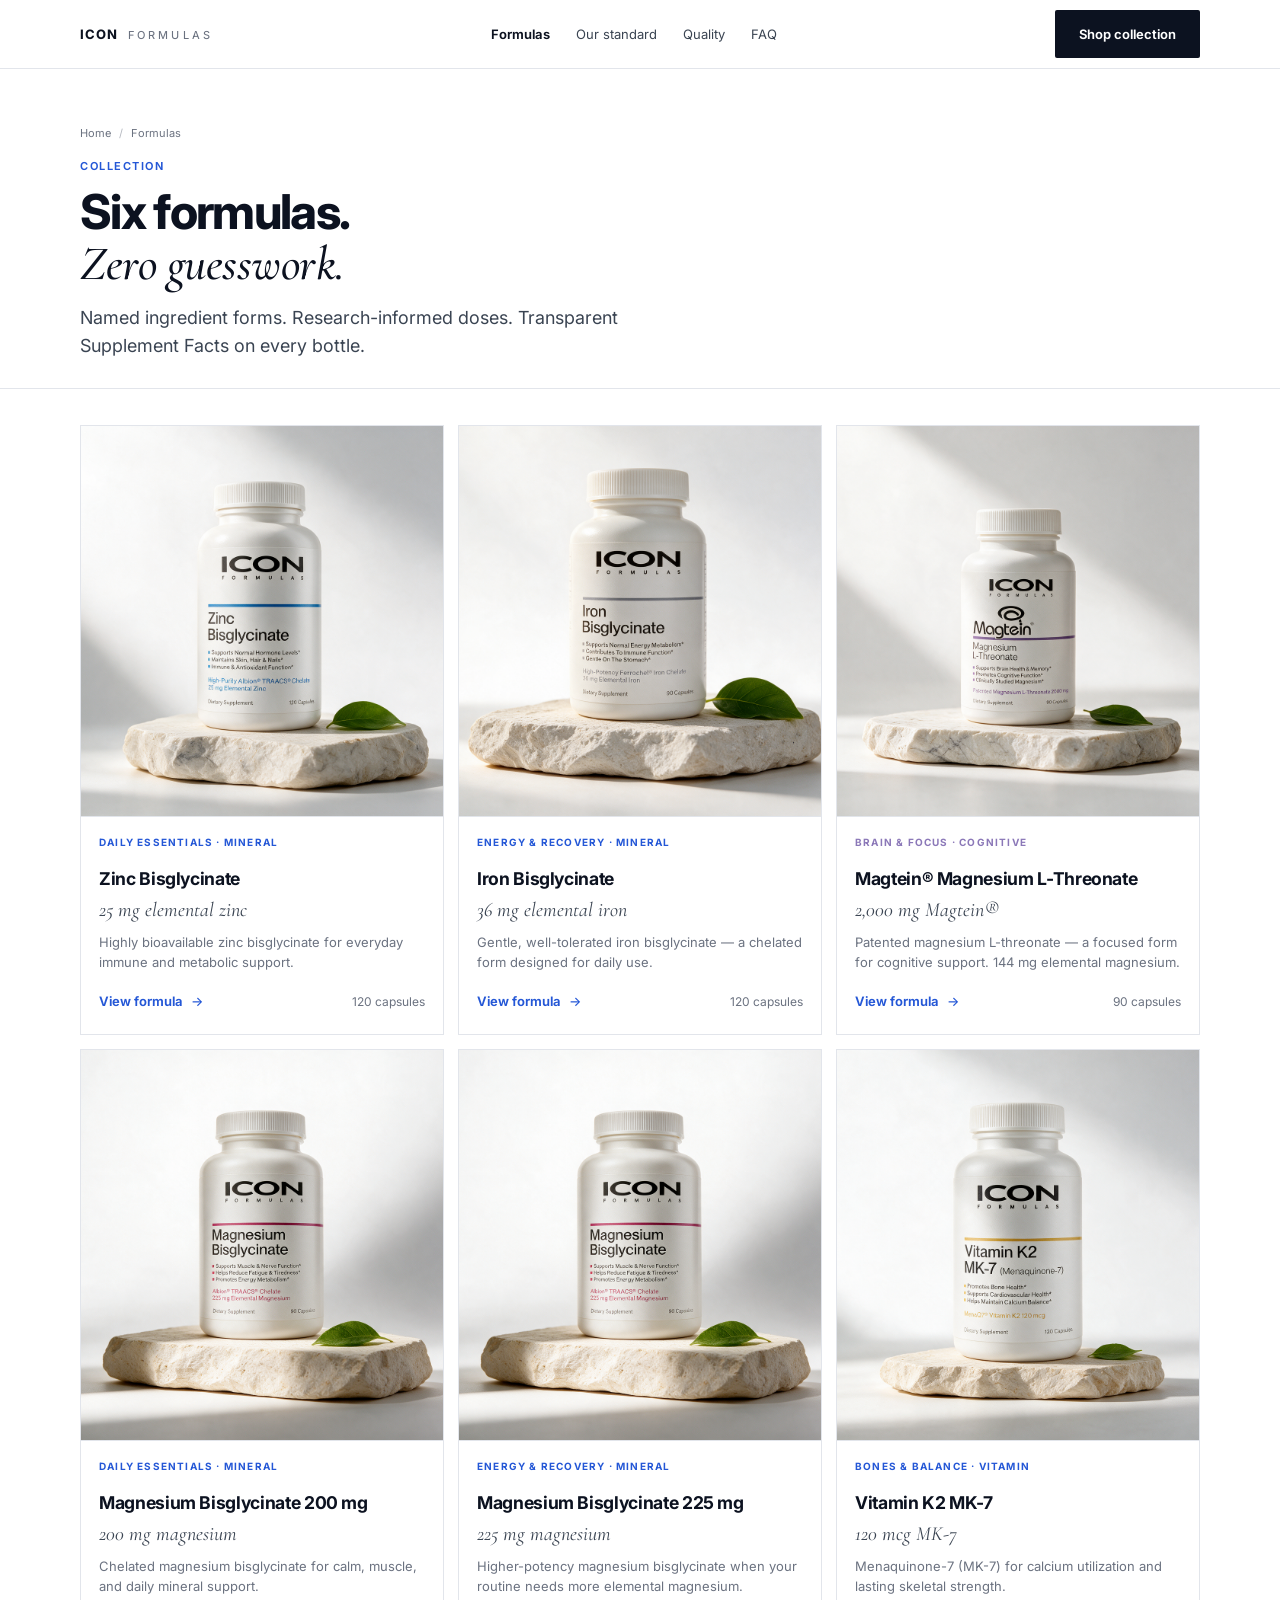
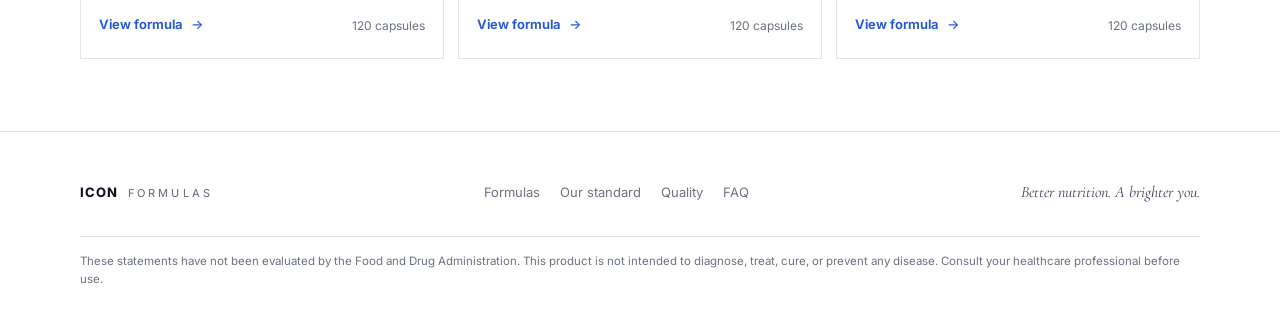
<file: shop.html>
<!DOCTYPE html>
<html lang="en">
<head>
  <meta charset="UTF-8" />
  <meta name="viewport" content="width=device-width, initial-scale=1" />
  <title>Shop formulas — ICON FORMULAS</title>
  <meta name="description" content="Six focused formulas: Zinc, Iron, Magtein® magnesium, magnesium bisglycinate, and Vitamin K2. Named forms. Clear doses." />
  <link rel="preconnect" href="https://fonts.googleapis.com" />
  <link rel="preconnect" href="https://fonts.gstatic.com" crossorigin />
  <link href="https://fonts.googleapis.com/css2?family=Cormorant+Garamond:ital,wght@0,500;0,600;1,500;1,600&family=Inter:wght@400;500;600;700&display=swap" rel="stylesheet" />
  <link rel="stylesheet" href="css/styles.css" />
</head>
<body>
  <header class="site-header">
    <div class="container header-inner">
      <a class="logo" href="index.html">ICON <span>FORMULAS</span></a>
      <nav class="nav" id="site-nav" aria-label="Primary">
        <a href="shop.html" aria-current="page">Formulas</a>
        <a href="index.html#standard">Our standard</a>
        <a href="index.html#quality">Quality</a>
        <a href="index.html#faq">FAQ</a>
      </nav>
      <div class="header-actions">
        <a class="btn btn-dark" href="shop.html">Shop collection</a>
        <button class="nav-toggle" type="button" aria-label="Open menu" aria-expanded="false" aria-controls="site-nav"><span></span></button>
      </div>
    </div>
  </header>

  <main>
    <section class="page-hero">
      <div class="container">
        <nav class="breadcrumbs" aria-label="Breadcrumb">
          <a href="index.html">Home</a>
          <span aria-hidden="true">/</span>
          <span>Formulas</span>
        </nav>
        <p class="eyebrow">Collection</p>
        <h1 class="display" style="font-size: clamp(2rem, 4vw, 3rem);">Six formulas.<br /><em>Zero guesswork.</em></h1>
        <p class="lead" style="margin-top: 14px;">Named ingredient forms. Research-informed doses. Transparent Supplement Facts on every bottle.</p>
      </div>
    </section>

    <section class="container shop-grid" id="all">
      <a class="shop-card" id="daily" href="product-zinc.html">
        <div class="shop-card-media">
          <img src="assets/gen/card-zinc.png" alt="Zinc Bisglycinate" width="240" height="280" />
        </div>
        <div class="shop-card-body">
          <p class="tag">Daily essentials · Mineral</p>
          <h2>Zinc Bisglycinate</h2>
          <p class="dose">25 mg elemental zinc</p>
          <p>Highly bioavailable zinc bisglycinate for everyday immune and metabolic support.</p>
          <div class="row">
            <span class="link-arrow">View formula</span>
            <span class="muted" style="font-size: 12px;">120 capsules</span>
          </div>
        </div>
      </a>

      <a class="shop-card" id="energy" href="product-iron.html">
        <div class="shop-card-media">
          <img src="assets/gen/card-iron.png" alt="Iron Bisglycinate" width="240" height="280" />
        </div>
        <div class="shop-card-body">
          <p class="tag">Energy &amp; recovery · Mineral</p>
          <h2>Iron Bisglycinate</h2>
          <p class="dose">36 mg elemental iron</p>
          <p>Gentle, well-tolerated iron bisglycinate — a chelated form designed for daily use.</p>
          <div class="row">
            <span class="link-arrow">View formula</span>
            <span class="muted" style="font-size: 12px;">120 capsules</span>
          </div>
        </div>
      </a>

      <a class="shop-card" id="brain" href="product-magtein.html">
        <div class="shop-card-media">
          <img src="assets/gen/card-magtein.png" alt="Magtein Magnesium L-Threonate" width="240" height="280" />
        </div>
        <div class="shop-card-body">
          <p class="tag violet">Brain &amp; focus · Cognitive</p>
          <h2>Magtein® Magnesium L-Threonate</h2>
          <p class="dose">2,000 mg Magtein®</p>
          <p>Patented magnesium L-threonate — a focused form for cognitive support. 144 mg elemental magnesium.</p>
          <div class="row">
            <span class="link-arrow">View formula</span>
            <span class="muted" style="font-size: 12px;">90 capsules</span>
          </div>
        </div>
      </a>

      <a class="shop-card" href="product-mg-200.html">
        <div class="shop-card-media">
          <img src="assets/gen/card-mg225.png" alt="Magnesium Bisglycinate 200 mg" width="240" height="280" />
        </div>
        <div class="shop-card-body">
          <p class="tag">Daily essentials · Mineral</p>
          <h2>Magnesium Bisglycinate 200 mg</h2>
          <p class="dose">200 mg magnesium</p>
          <p>Chelated magnesium bisglycinate for calm, muscle, and daily mineral support.</p>
          <div class="row">
            <span class="link-arrow">View formula</span>
            <span class="muted" style="font-size: 12px;">120 capsules</span>
          </div>
        </div>
      </a>

      <a class="shop-card" href="product-mg-225.html">
        <div class="shop-card-media">
          <img src="assets/gen/card-mg225.png" alt="Magnesium Bisglycinate 225 mg" width="240" height="280" />
        </div>
        <div class="shop-card-body">
          <p class="tag">Energy &amp; recovery · Mineral</p>
          <h2>Magnesium Bisglycinate 225 mg</h2>
          <p class="dose">225 mg magnesium</p>
          <p>Higher-potency magnesium bisglycinate when your routine needs more elemental magnesium.</p>
          <div class="row">
            <span class="link-arrow">View formula</span>
            <span class="muted" style="font-size: 12px;">120 capsules</span>
          </div>
        </div>
      </a>

      <a class="shop-card" id="bones" href="product-k2.html">
        <div class="shop-card-media">
          <img src="assets/gen/card-k2.png" alt="Vitamin K2 MK-7" width="240" height="280" />
        </div>
        <div class="shop-card-body">
          <p class="tag">Bones &amp; balance · Vitamin</p>
          <h2>Vitamin K2 MK-7</h2>
          <p class="dose">120 mcg MK-7</p>
          <p>Menaquinone-7 (MK-7) for calcium utilization and lasting skeletal strength.</p>
          <div class="row">
            <span class="link-arrow">View formula</span>
            <span class="muted" style="font-size: 12px;">120 capsules</span>
          </div>
        </div>
      </a>
    </section>
  </main>

  <footer class="site-footer">
    <div class="container">
      <div class="footer-inner">
        <a class="logo" href="index.html">ICON <span>FORMULAS</span></a>
        <nav class="footer-nav" aria-label="Footer">
          <a href="shop.html">Formulas</a>
          <a href="index.html#standard">Our standard</a>
          <a href="index.html#quality">Quality</a>
          <a href="index.html#faq">FAQ</a>
        </nav>
        <p class="footer-note">Better nutrition. <em>A brighter you.</em></p>
      </div>
      <p class="footer-legal">These statements have not been evaluated by the Food and Drug Administration. This product is not intended to diagnose, treat, cure, or prevent any disease. Consult your healthcare professional before use.</p>
    </div>
  </footer>
  <script src="js/main.js"></script>
</body>
</html>
</file>
<file: css/styles.css>
/* ICON FORMULAS — design tokens (design-system: primitive → semantic → component)
   Style: Exaggerated Minimalism / photo-based clinical editorial
   Palette from brief: white, ink, cobalt — not generic AI pink */

/* ========== Layer 1: Primitive ========== */
:root {
  /* color */
  --color-white: #ffffff;
  --color-gray-25: #fcfcfd;
  --color-gray-50: #f7f8fa;
  --color-gray-100: #eef0f4;
  --color-gray-200: #e2e5eb;
  --color-gray-300: #c9ced8;
  --color-gray-500: #6b7280;
  --color-gray-700: #3a4452;
  --color-ink: #0c1220;
  --color-cobalt-50: #e8eefb;
  --color-cobalt-100: #d5e2f8;
  --color-cobalt-500: #2457d6;
  --color-cobalt-700: #1a3fa8;
  --color-violet-400: #8b78b8;
  --color-violet-600: #6f5f98;

  /* type */
  --font-sans: "Inter", system-ui, -apple-system, "Segoe UI", sans-serif;
  --font-serif: "Cormorant Garamond", "Times New Roman", serif;
  --text-xs: 0.6875rem;
  --text-sm: 0.8125rem;
  --text-base: 1rem;
  --text-lg: 1.125rem;
  --text-xl: 1.375rem;
  --text-2xl: 1.75rem;
  --text-3xl: 2.25rem;
  --text-4xl: clamp(2.5rem, 5.5vw, 4.25rem);
  --text-5xl: clamp(2.75rem, 6.5vw, 5rem);
  --leading-tight: 1.05;
  --leading-snug: 1.2;
  --leading-body: 1.55;
  --tracking-display: -0.035em;
  --tracking-label: 0.14em;

  /* space (4px) */
  --space-1: 0.25rem;
  --space-2: 0.5rem;
  --space-3: 0.75rem;
  --space-4: 1rem;
  --space-5: 1.25rem;
  --space-6: 1.5rem;
  --space-8: 2rem;
  --space-10: 2.5rem;
  --space-12: 3rem;
  --space-16: 4rem;
  --space-20: 5rem;
  --space-24: 6rem;

  /* radius / shadow / motion */
  --radius-none: 0;
  --radius-sm: 2px;
  --radius-md: 4px;
  --radius-full: 999px;
  --shadow-sm: 0 1px 2px rgb(12 18 32 / 0.05);
  --shadow-md: 0 8px 24px rgb(12 18 32 / 0.1);
  --shadow-product: 0 18px 32px rgb(12 18 32 / 0.14);
  --duration-fast: 150ms;
  --duration-normal: 220ms;
  --ease-out: cubic-bezier(0.22, 1, 0.36, 1);
}

/* ========== Layer 2: Semantic ========== */
:root {
  --color-bg: var(--color-white);
  --color-bg-soft: var(--color-gray-50);
  --color-bg-band: var(--color-cobalt-50);
  --color-fg: var(--color-ink);
  --color-fg-muted: var(--color-gray-500);
  --color-fg-secondary: var(--color-gray-700);
  --color-primary: var(--color-cobalt-500);
  --color-primary-hover: var(--color-cobalt-700);
  --color-on-primary: var(--color-white);
  --color-accent: var(--color-violet-400);
  --color-border: var(--color-gray-200);
  --color-border-strong: var(--color-gray-300);
  --color-ring: var(--color-cobalt-500);

  --space-section: clamp(3.5rem, 8vw, 6rem);
  --space-gutter: clamp(1.15rem, 3.5vw, 2.5rem);
  --max-width: 1120px;
}

/* ========== Layer 3: Component ========== */
:root {
  --button-bg: var(--color-primary);
  --button-fg: var(--color-on-primary);
  --button-hover-bg: var(--color-primary-hover);
  --button-radius: var(--radius-sm);
  --button-min-h: 48px;
  --card-bg: var(--color-white);
  --card-border: var(--color-border);
  --card-radius: var(--radius-none);
  --header-h: 68px;
}

/* ========== Reset ========== */
*,
*::before,
*::after { box-sizing: border-box; }

html { scroll-behavior: smooth; }

body {
  margin: 0;
  font-family: var(--font-sans);
  font-size: var(--text-base);
  line-height: var(--leading-body);
  color: var(--color-fg);
  background: var(--color-bg);
  -webkit-font-smoothing: antialiased;
}

img { max-width: 100%; height: auto; display: block; }
a { color: inherit; text-decoration: none; }
button { font: inherit; cursor: pointer; border: 0; background: none; color: inherit; }

:focus-visible {
  outline: 2px solid var(--color-ring);
  outline-offset: 3px;
}

.container {
  width: min(var(--max-width), 100% - var(--space-gutter) * 2);
  margin-inline: auto;
}

/* ========== Type — Exaggerated Minimalism ========== */
.eyebrow {
  font-size: var(--text-xs);
  font-weight: 650;
  letter-spacing: var(--tracking-label);
  text-transform: uppercase;
  color: var(--color-primary);
  margin: 0 0 var(--space-3);
}

.eyebrow-muted { color: var(--color-fg-muted); }

.display {
  font-family: var(--font-sans);
  font-weight: 750;
  font-size: var(--text-5xl);
  line-height: var(--leading-tight);
  letter-spacing: var(--tracking-display);
  margin: 0;
}

.display em,
.serif-accent {
  font-family: var(--font-serif);
  font-style: italic;
  font-weight: 500;
  letter-spacing: -0.01em;
}

.h2 {
  font-size: clamp(1.85rem, 3.4vw, 2.75rem);
  font-weight: 700;
  letter-spacing: var(--tracking-display);
  line-height: var(--leading-snug);
  margin: 0 0 var(--space-4);
}

.h3 {
  font-size: var(--text-lg);
  font-weight: 650;
  letter-spacing: -0.015em;
  margin: 0 0 var(--space-2);
}

.lead {
  font-size: var(--text-lg);
  color: var(--color-fg-secondary);
  max-width: 38rem;
  margin: 0;
}

.muted { color: var(--color-fg-muted); }

.kicker {
  font-size: var(--text-xs);
  font-weight: 650;
  letter-spacing: var(--tracking-label);
  text-transform: uppercase;
  color: var(--color-fg-muted);
  margin: 0 0 var(--space-3);
}

/* ========== Header ========== */
.site-header {
  position: sticky;
  top: 0;
  z-index: 50;
  background: rgb(255 255 255 / 0.94);
  backdrop-filter: blur(12px);
  border-bottom: 1px solid var(--color-border);
}

.header-inner {
  display: flex;
  align-items: center;
  justify-content: space-between;
  gap: var(--space-5);
  min-height: var(--header-h);
}

.logo {
  display: flex;
  align-items: baseline;
  gap: 10px;
  font-weight: 750;
  letter-spacing: 0.08em;
  font-size: var(--text-sm);
  text-transform: uppercase;
}

.logo span {
  font-weight: 450;
  letter-spacing: 0.28em;
  color: var(--color-fg-muted);
  font-size: var(--text-xs);
}

.nav { display: flex; align-items: center; gap: 26px; }

.nav a {
  font-size: var(--text-sm);
  color: var(--color-fg-secondary);
  transition: color var(--duration-fast) var(--ease-out);
}

.nav a:hover,
.nav a[aria-current="page"] { color: var(--color-fg); }
.nav a[aria-current="page"] { font-weight: 650; }

.header-actions { display: flex; align-items: center; gap: var(--space-3); }

.nav-toggle {
  display: none;
  width: 44px;
  height: 44px;
  place-items: center;
  border: 1px solid var(--color-border);
  border-radius: var(--radius-md);
}

.nav-toggle span,
.nav-toggle span::before,
.nav-toggle span::after {
  display: block;
  width: 18px;
  height: 1.5px;
  background: var(--color-fg);
  position: relative;
}
.nav-toggle span::before,
.nav-toggle span::after { content: ""; position: absolute; left: 0; }
.nav-toggle span::before { top: -6px; }
.nav-toggle span::after { top: 6px; }

/* ========== Buttons / links ========== */
.btn {
  display: inline-flex;
  align-items: center;
  justify-content: center;
  gap: 10px;
  min-height: var(--button-min-h);
  padding: 0 var(--space-6);
  border-radius: var(--button-radius);
  font-size: var(--text-sm);
  font-weight: 650;
  cursor: pointer;
  transition:
    background var(--duration-fast) var(--ease-out),
    color var(--duration-fast) var(--ease-out),
    border-color var(--duration-fast) var(--ease-out);
}

.btn-primary {
  background: var(--button-bg);
  color: var(--button-fg);
}
.btn-primary:hover { background: var(--button-hover-bg); }

.btn-dark {
  background: var(--color-ink);
  color: var(--color-white);
}
.btn-dark:hover { background: var(--color-gray-700); }

.btn-ghost {
  border: 1px solid var(--color-border-strong);
  color: var(--color-fg);
  background: var(--color-white);
}
.btn-ghost:hover { border-color: var(--color-fg); }

.link-arrow {
  display: inline-flex;
  align-items: center;
  gap: 8px;
  font-size: var(--text-sm);
  font-weight: 650;
  color: var(--color-primary);
  border-bottom: 1px solid transparent;
  padding-bottom: 2px;
  transition: border-color var(--duration-fast) var(--ease-out);
}
.link-arrow:hover { border-bottom-color: var(--color-primary); }
.link-arrow.dark { color: var(--color-fg); }
.link-arrow.dark:hover { border-bottom-color: var(--color-fg); }
.link-arrow::after { content: "→"; font-weight: 500; }

/* ========== Hero — 2/5 text · 3/5 full-bleed image ========== */
.hero {
  position: relative;
  border-bottom: 1px solid var(--color-border);
  overflow: hidden;
  display: grid;
  grid-template-columns: minmax(0, 2fr) minmax(0, 3fr);
  min-height: clamp(560px, 88vh, 820px);
  color: var(--color-fg);
  background: var(--color-bg);
}

.hero-copy {
  display: flex;
  flex-direction: column;
  justify-content: center;
  padding-top: clamp(2.5rem, 5vw, 4.5rem);
  padding-bottom: clamp(2.5rem, 5vw, 4.5rem);
  padding-right: clamp(1.25rem, 2.5vw, 2.5rem);
  padding-left: max(var(--space-gutter), calc((100vw - var(--max-width)) / 2));
  max-width: none;
}

.hero-copy .display {
  margin-bottom: var(--space-5);
  font-size: clamp(2.35rem, 4.2vw, 3.65rem);
  max-width: 11ch;
}

.hero-copy .display em {
  display: inline-block;
  max-width: 14ch;
}
.hero-copy .lead { margin-bottom: var(--space-8); }

.hero-actions {
  display: flex;
  flex-wrap: wrap;
  gap: var(--space-4) var(--space-6);
  align-items: center;
  margin-bottom: var(--space-10);
}

.hero-proof {
  display: grid;
  grid-template-columns: repeat(3, minmax(0, 1fr));
  gap: var(--space-4);
  padding-top: var(--space-6);
  border-top: 1px solid var(--color-border);
}

.hero-visual {
  position: relative;
  min-height: 100%;
  overflow: hidden;
  background: var(--color-gray-100);
}

.hero-scene {
  position: absolute;
  inset: 0;
  width: 100%;
  height: 100%;
  object-fit: cover;
  object-position: 55% center;
}

.hero-badge {
  position: absolute;
  right: 0;
  top: 14%;
  bottom: 14%;
  width: 48px;
  background: var(--color-primary);
  color: var(--color-on-primary);
  font-size: var(--text-xs);
  font-weight: 650;
  letter-spacing: 0.18em;
  text-transform: uppercase;
  display: flex;
  align-items: center;
  justify-content: center;
  writing-mode: vertical-rl;
  transform: rotate(180deg);
  z-index: 2;
}

.hero-proof-item {
  display: flex;
  gap: 10px;
  align-items: flex-start;
}

.hero-proof-item svg {
  flex-shrink: 0;
  margin-top: 2px;
  color: var(--color-primary);
}

.hero-proof-item strong {
  display: block;
  font-size: var(--text-sm);
  font-weight: 650;
  line-height: var(--leading-snug);
}

.hero-proof-item span {
  display: block;
  font-size: var(--text-xs);
  color: var(--color-fg-muted);
  line-height: 1.35;
  margin-top: 2px;
}

.hero-badge {
  position: absolute;
  right: 0;
  top: 14%;
  bottom: 14%;
  width: 48px;
  background: var(--color-primary);
  color: var(--color-on-primary);
  font-size: var(--text-xs);
  font-weight: 650;
  letter-spacing: 0.18em;
  text-transform: uppercase;
  display: flex;
  align-items: center;
  justify-content: center;
  writing-mode: vertical-rl;
  transform: rotate(180deg);
  z-index: 2;
}

/* ========== Trust strip ========== */
.trust-strip {
  border-bottom: 1px solid var(--color-border);
  background: var(--color-bg-soft);
}

.trust-strip-inner {
  display: grid;
  grid-template-columns: repeat(3, minmax(0, 1fr));
  gap: var(--space-5);
  padding: 18px 0;
}

.trust-item {
  display: flex;
  gap: 12px;
  align-items: center;
  justify-content: center;
}

.trust-item svg { color: var(--color-primary); flex-shrink: 0; }
.trust-item strong { display: block; font-size: var(--text-sm); font-weight: 650; }
.trust-item span { display: block; font-size: var(--text-xs); color: var(--color-fg-muted); }

/* ========== Goal photo tiles ========== */
.goals {
  padding: var(--space-8) 0 var(--space-2);
}

.goals-label {
  font-size: var(--text-xs);
  font-weight: 650;
  letter-spacing: var(--tracking-label);
  text-transform: uppercase;
  color: var(--color-fg-muted);
  margin: 0 0 var(--space-4);
}

.goal-grid {
  display: grid;
  grid-template-columns: repeat(4, minmax(0, 1fr));
  gap: 12px;
}

.goal-card {
  position: relative;
  display: block;
  min-height: 230px;
  overflow: hidden;
  background: var(--color-gray-300);
  color: var(--color-white);
  isolation: isolate;
}

.goal-card img {
  position: absolute;
  inset: 0;
  width: 100%;
  height: 100%;
  object-fit: cover;
  transition: transform 0.45s var(--ease-out);
  z-index: -2;
}

.goal-card::after {
  content: "";
  position: absolute;
  inset: 0;
  background: linear-gradient(180deg, rgb(12 18 32 / 0.62) 0%, rgb(12 18 32 / 0.28) 50%, rgb(12 18 32 / 0.45) 100%);
  z-index: -1;
}

.goal-card:hover img { transform: scale(1.05); }

.goal-card-body {
  padding: 18px 16px;
  height: 100%;
  display: flex;
  flex-direction: column;
  min-height: 230px;
}

.goal-card h3 {
  font-family: var(--font-serif);
  font-style: italic;
  font-weight: 500;
  font-size: 1.55rem;
  margin: 0 0 10px;
}

.goal-card p {
  margin: 0;
  font-size: var(--text-xs);
  font-weight: 600;
  letter-spacing: 0.1em;
  text-transform: uppercase;
  line-height: 1.4;
  opacity: 0.92;
  max-width: 16ch;
}

.goal-card .go { margin-top: auto; font-size: 1.1rem; opacity: 0.9; }

/* ========== Sections ========== */
.section { padding: var(--space-section) 0; }
.section-soft { background: var(--color-bg-soft); }

.section-head {
  display: grid;
  grid-template-columns: 1fr 1fr;
  gap: var(--space-8);
  align-items: end;
  margin-bottom: var(--space-10);
}

.section-head.centered {
  display: block;
  text-align: center;
  margin-bottom: var(--space-8);
}

.section-head.centered .h2 { margin-bottom: var(--space-2); }
.section-head.centered .lead {
  margin: var(--space-3) auto 0;
  text-align: center;
  max-width: 40rem;
}

.section-head .lead { justify-self: end; }

/* ========== Product cards — full photo, bottle baked in ========== */
.product-grid {
  display: grid;
  grid-template-columns: repeat(3, minmax(0, 1fr));
  gap: 14px;
}

.product-card {
  display: flex;
  flex-direction: column;
  background: var(--card-bg);
  border: 1px solid var(--card-border);
  overflow: hidden;
  transition:
    border-color var(--duration-normal) var(--ease-out),
    transform var(--duration-normal) var(--ease-out);
}

.product-card:hover {
  border-color: var(--color-border-strong);
  transform: translateY(-2px);
}

.product-card-media {
  aspect-ratio: 1 / 1.05;
  overflow: hidden;
  background: var(--color-gray-100);
}

.product-card-media img {
  width: 100%;
  height: 100%;
  object-fit: cover;
  transition: transform 0.45s var(--ease-out);
}

.product-card:hover .product-card-media img { transform: scale(1.03); }

.product-card-body {
  padding: var(--space-5) var(--space-5) var(--space-6);
  display: flex;
  flex-direction: column;
  flex: 1;
}

.product-card-body .tag {
  font-size: 10px;
  font-weight: 700;
  letter-spacing: 0.12em;
  text-transform: uppercase;
  color: var(--color-primary);
  margin: 0 0 10px;
}

.product-card-body .tag.violet { color: var(--color-accent); }

.product-card-body h3 {
  font-size: 1.1rem;
  margin: 0 0 8px;
  letter-spacing: -0.02em;
  line-height: var(--leading-snug);
}

.product-card-body .dose {
  font-family: var(--font-serif);
  font-style: italic;
  font-size: 1.35rem;
  color: var(--color-fg-secondary);
  margin: 0 0 10px;
}

.product-card-body p {
  font-size: var(--text-sm);
  color: var(--color-fg-muted);
  margin: 0 0 var(--space-5);
  line-height: 1.45;
}

.product-card-body .link-arrow { margin-top: auto; }

/* ========== Method band ========== */
.method {
  background: linear-gradient(105deg, var(--color-cobalt-50) 0%, var(--color-cobalt-100) 55%, var(--color-cobalt-50) 100%);
  border-block: 1px solid var(--color-cobalt-100);
  overflow: hidden;
}

.method-grid {
  display: grid;
  grid-template-columns: 1.15fr 1fr;
  gap: var(--space-6);
  align-items: center;
  padding: clamp(2.25rem, 5vw, 3.5rem) 0;
}

.method-title {
  font-family: var(--font-sans);
  font-weight: 750;
  font-size: clamp(2.1rem, 3.8vw, 3rem);
  letter-spacing: var(--tracking-display);
  line-height: 1.05;
  margin: 0 0 12px;
}

.method-title em {
  font-family: var(--font-serif);
  font-style: italic;
  font-weight: 500;
}

.method-left { max-width: 30rem; }

.method-pillars {
  display: grid;
  grid-template-columns: repeat(3, minmax(0, 1fr));
  gap: 0;
  margin-top: var(--space-8);
}

.method-pillar {
  padding: 0 18px;
  border-left: 1px solid rgb(36 87 214 / 0.25);
}

.method-pillar:first-child {
  border-left: 0;
  padding-left: 0;
}

.method-pillar .num {
  font-family: var(--font-serif);
  font-style: italic;
  font-size: 1.9rem;
  color: var(--color-primary);
  line-height: 1;
  margin-bottom: 10px;
}

.method-pillar h3 { font-size: 0.98rem; margin: 0 0 6px; }
.method-pillar p {
  margin: 0;
  font-size: var(--text-sm);
  color: var(--color-fg-secondary);
  line-height: 1.45;
}

.method-visual {
  position: relative;
  min-height: 240px;
  display: flex;
  align-items: center;
  justify-content: center;
}

.method-visual img {
  width: min(100%, 380px);
  filter: drop-shadow(0 16px 28px rgb(36 87 214 / 0.18));
}

/* ========== Standard photo cards ========== */
.standard-grid {
  display: grid;
  grid-template-columns: 0.85fr 1.35fr;
  gap: clamp(1.5rem, 4vw, 3rem);
  align-items: start;
}

.standard-copy .h2 { margin-bottom: 12px; }
.standard-copy .lead { margin-bottom: 18px; }

.standard-cards {
  display: grid;
  grid-template-columns: repeat(3, minmax(0, 1fr));
  gap: 12px;
}

.standard-card {
  position: relative;
  min-height: 280px;
  overflow: hidden;
  background: var(--color-gray-300);
  color: var(--color-white);
  isolation: isolate;
}

.standard-card img {
  position: absolute;
  inset: 0;
  width: 100%;
  height: 100%;
  object-fit: cover;
  z-index: -2;
}

.standard-card::after {
  content: "";
  position: absolute;
  inset: 0;
  background: linear-gradient(180deg, rgb(12 18 32 / 0.15) 0%, rgb(12 18 32 / 0.72) 100%);
  z-index: -1;
}

.standard-card-body {
  position: absolute;
  left: 0;
  right: 0;
  bottom: 0;
  padding: 16px;
}

.standard-card-body .num {
  font-family: var(--font-serif);
  font-style: italic;
  font-size: 1.5rem;
  margin-bottom: 4px;
}

.standard-card-body h3 { font-size: var(--text-base); margin: 0 0 6px; }
.standard-card-body p {
  margin: 0;
  font-size: var(--text-sm);
  line-height: 1.4;
  opacity: 0.92;
}

/* ========== Lifestyle ========== */
.lifestyle {
  display: grid;
  grid-template-columns: 1.2fr 1fr 1fr;
  gap: 0;
  min-height: 320px;
}

.lifestyle figure {
  margin: 0;
  position: relative;
  min-height: 300px;
  overflow: hidden;
  background: var(--color-gray-100);
}

.lifestyle figure img {
  width: 100%;
  height: 100%;
  object-fit: cover;
  position: absolute;
  inset: 0;
}

.lifestyle figure::after {
  content: "";
  position: absolute;
  inset: 0;
  background: linear-gradient(180deg, transparent 55%, rgb(12 18 32 / 0.4) 100%);
  pointer-events: none;
}

.lifestyle figcaption {
  position: absolute;
  left: 16px;
  bottom: 16px;
  z-index: 1;
  color: var(--color-white);
  font-family: var(--font-serif);
  font-style: italic;
  font-size: 1.35rem;
  text-shadow: 0 1px 10px rgb(0 0 0 / 0.65);
}

.lifestyle-note {
  grid-column: 1 / -1;
  display: flex;
  justify-content: space-between;
  gap: var(--space-5);
  flex-wrap: wrap;
  padding: 18px 0 0;
  border-top: 1px solid var(--color-border);
}

/* ========== Label / facts ========== */
.label-block {
  display: grid;
  grid-template-columns: 1fr 1fr;
  gap: clamp(1.5rem, 4vw, 3rem);
  align-items: center;
}

.label-facts {
  background: var(--color-white);
  border: 1px solid var(--color-border);
  padding: 22px;
}

.label-facts h4 {
  margin: 0 0 4px;
  font-size: var(--text-base);
  letter-spacing: 0.04em;
  text-transform: uppercase;
}

.label-facts .serving {
  font-size: var(--text-xs);
  color: var(--color-fg-muted);
  margin: 0 0 14px;
  padding-bottom: 12px;
  border-bottom: 2px solid var(--color-fg);
}

.facts-table {
  width: 100%;
  border-collapse: collapse;
  font-size: var(--text-sm);
}

.facts-table th,
.facts-table td {
  padding: 10px 0;
  border-bottom: 1px solid var(--color-border);
  text-align: left;
  vertical-align: top;
}

.facts-table th:last-child,
.facts-table td:last-child {
  text-align: right;
  font-variant-numeric: tabular-nums;
  white-space: nowrap;
  padding-left: 12px;
}

.facts-table .sub {
  display: block;
  font-size: 11.5px;
  color: var(--color-fg-muted);
  font-weight: 400;
  margin-top: 2px;
}

.trust-list {
  list-style: none;
  margin: 18px 0 0;
  padding: 0;
  display: grid;
  gap: 14px;
}

.trust-list li {
  display: grid;
  grid-template-columns: 36px 1fr;
  gap: 12px;
  align-items: start;
}

.trust-list .icon {
  width: 36px;
  height: 36px;
  border: 1px solid var(--color-border);
  border-radius: var(--radius-full);
  display: grid;
  place-items: center;
  color: var(--color-primary);
}

.trust-list strong { display: block; font-size: var(--text-sm); margin-bottom: 2px; }
.trust-list span {
  font-size: var(--text-sm);
  color: var(--color-fg-muted);
  line-height: 1.4;
}

/* ========== FAQ ========== */
.faq-grid {
  display: grid;
  grid-template-columns: 0.7fr 1.3fr;
  gap: clamp(1.5rem, 4vw, 3rem);
  align-items: start;
}

.faq-list { border-top: 1px solid var(--color-border); }
.faq-item { border-bottom: 1px solid var(--color-border); }

.faq-item button {
  width: 100%;
  display: flex;
  justify-content: space-between;
  align-items: center;
  gap: 16px;
  text-align: left;
  padding: 16px 0;
  font-size: var(--text-sm);
  font-weight: 550;
}

.faq-item .icon-plus {
  width: 22px;
  height: 22px;
  position: relative;
  flex-shrink: 0;
}

.faq-item .icon-plus::before,
.faq-item .icon-plus::after {
  content: "";
  position: absolute;
  background: var(--color-fg);
  transition: transform var(--duration-fast) var(--ease-out);
}

.faq-item .icon-plus::before {
  width: 12px;
  height: 1.5px;
  top: 10px;
  left: 5px;
}

.faq-item .icon-plus::after {
  width: 1.5px;
  height: 12px;
  top: 5px;
  left: 10px;
}

.faq-item[open] .icon-plus::after { transform: scaleY(0); }

.faq-item .answer {
  display: none;
  padding: 0 0 16px;
  color: var(--color-fg-secondary);
  font-size: var(--text-sm);
  line-height: 1.55;
  max-width: 54ch;
}

.faq-item[open] .answer { display: block; }

/* ========== CTA photo band ========== */
.cta-band {
  position: relative;
  color: var(--color-fg);
  text-align: center;
  padding: clamp(4.5rem, 10vw, 7rem) 0;
  overflow: hidden;
  isolation: isolate;
}

.cta-band > img {
  position: absolute;
  inset: 0;
  width: 100%;
  height: 100%;
  object-fit: cover;
  z-index: -2;
}

.cta-band::before {
  content: "";
  position: absolute;
  inset: 0;
  background: linear-gradient(180deg, rgb(255 255 255 / 0.55), rgb(255 255 255 / 0.72));
  z-index: -1;
}

.cta-band .h2 { margin-bottom: 8px; }
.cta-band .lead {
  color: var(--color-fg-secondary);
  margin: 0 auto 24px;
  text-align: center;
}

/* ========== Footer ========== */
.site-footer {
  border-top: 1px solid var(--color-border);
  padding: 32px 0;
  background: var(--color-white);
}

.footer-inner {
  display: flex;
  justify-content: space-between;
  gap: var(--space-5);
  align-items: center;
  flex-wrap: wrap;
}

.footer-nav {
  display: flex;
  gap: 20px;
  font-size: var(--text-sm);
  color: var(--color-fg-muted);
}

.footer-nav a:hover { color: var(--color-fg); }

.footer-note {
  font-family: var(--font-serif);
  font-style: italic;
  font-size: var(--text-base);
  color: var(--color-fg-secondary);
}

.footer-legal {
  margin-top: 16px;
  padding-top: 16px;
  border-top: 1px solid var(--color-border);
  font-size: 11.5px;
  color: var(--color-fg-muted);
  line-height: 1.5;
}

/* ========== Shop ========== */
.page-hero {
  padding: clamp(2.25rem, 5vw, 3.5rem) 0 28px;
  border-bottom: 1px solid var(--color-border);
}

.breadcrumbs {
  display: flex;
  flex-wrap: wrap;
  gap: 8px;
  font-size: var(--text-xs);
  color: var(--color-fg-muted);
  margin-bottom: 16px;
}

.breadcrumbs a:hover { color: var(--color-fg); }
.breadcrumbs span[aria-hidden] { opacity: 0.5; }

.shop-grid {
  display: grid;
  grid-template-columns: repeat(3, minmax(0, 1fr));
  gap: 14px;
  padding: 36px 0 72px;
}

.shop-card {
  border: 1px solid var(--card-border);
  background: var(--card-bg);
  display: flex;
  flex-direction: column;
  overflow: hidden;
  transition:
    border-color var(--duration-normal) var(--ease-out),
    transform var(--duration-normal) var(--ease-out);
}

.shop-card:hover {
  border-color: var(--color-border-strong);
  transform: translateY(-2px);
}

.shop-card-media {
  aspect-ratio: 1 / 1.08;
  overflow: hidden;
  background: var(--color-gray-100);
  border-bottom: 1px solid var(--color-border);
}

.shop-card-media img {
  width: 100%;
  height: 100%;
  object-fit: cover;
  transition: transform 0.45s var(--ease-out);
}

.shop-card:hover .shop-card-media img { transform: scale(1.03); }

.shop-card-body {
  padding: 18px 18px 20px;
  display: flex;
  flex-direction: column;
  flex: 1;
  gap: 6px;
}

.shop-card .tag {
  font-size: 10px;
  font-weight: 700;
  letter-spacing: 0.12em;
  text-transform: uppercase;
  color: var(--color-primary);
}

.shop-card .tag.violet { color: var(--color-accent); }

.shop-card h2 {
  font-size: 1.1rem;
  margin: 0;
  letter-spacing: -0.02em;
  line-height: var(--leading-snug);
}

.shop-card .dose {
  font-family: var(--font-serif);
  font-style: italic;
  font-size: 1.25rem;
  color: var(--color-fg-secondary);
  margin: 0;
}

.shop-card p {
  font-size: var(--text-sm);
  color: var(--color-fg-muted);
  margin: 0 0 12px;
  flex: 1;
}

.shop-card .row {
  display: flex;
  justify-content: space-between;
  align-items: center;
  gap: 12px;
  margin-top: auto;
}

/* ========== PDP ========== */
.pdp { padding-bottom: 72px; }

.pdp-hero {
  display: grid;
  grid-template-columns: 1fr 1fr;
  gap: clamp(1.25rem, 3.5vw, 2.5rem);
  padding: 24px 0 40px;
  align-items: start;
}

.pdp-gallery { display: grid; gap: 10px; }

.pdp-main {
  background: var(--color-gray-100);
  border: 1px solid var(--color-border);
  min-height: 520px;
  overflow: hidden;
  display: flex;
  align-items: center;
  justify-content: center;
}

.pdp-main img {
  width: 100%;
  height: 100%;
  max-height: 560px;
  object-fit: contain;
  padding: var(--space-5);
}

.pdp-main img.scene {
  object-fit: cover;
  padding: 0;
  max-height: none;
  min-height: 520px;
}

.pdp-thumbs {
  display: grid;
  grid-template-columns: repeat(3, 1fr);
  gap: 10px;
}

.pdp-thumbs button {
  border: 1px solid var(--color-border);
  background: var(--color-gray-50);
  aspect-ratio: 1;
  display: grid;
  place-items: center;
  padding: 14px;
  overflow: hidden;
  transition: border-color var(--duration-fast) var(--ease-out);
}

.pdp-thumbs button[aria-selected="true"],
.pdp-thumbs button:hover { border-color: var(--color-primary); }

.pdp-thumbs img {
  width: 88%;
  max-height: 110px;
  object-fit: contain;
}

.pdp-info .eyebrow { margin-bottom: 10px; }

.pdp-info h1 {
  font-family: var(--font-serif);
  font-weight: 600;
  font-size: clamp(2rem, 3.5vw, 2.75rem);
  line-height: 1.08;
  letter-spacing: -0.02em;
  margin: 0 0 8px;
}

.pdp-info .subtitle {
  font-family: var(--font-sans);
  font-weight: 700;
  font-size: 1.3rem;
  letter-spacing: -0.02em;
  margin: 0 0 12px;
}

.pdp-info .desc {
  color: var(--color-fg-secondary);
  margin: 0 0 22px;
  max-width: 40ch;
}

.stat-row {
  display: grid;
  grid-template-columns: repeat(3, minmax(0, 1fr));
  gap: 10px;
  margin-bottom: 16px;
}

.stat {
  background: var(--color-bg-soft);
  border: 1px solid var(--color-border);
  padding: 14px 12px;
}

.stat .value {
  font-family: var(--font-serif);
  font-style: italic;
  font-size: 1.65rem;
  line-height: 1;
  margin-bottom: 6px;
}

.stat .label {
  font-size: 11.5px;
  color: var(--color-fg-muted);
  line-height: 1.35;
}

.pdp-tagline {
  font-family: var(--font-serif);
  font-style: italic;
  font-size: 1.15rem;
  color: var(--color-fg-secondary);
  margin: 0 0 20px;
}

.pdp-actions {
  display: flex;
  flex-wrap: wrap;
  gap: 12px;
  margin-bottom: 14px;
}

.pdp-note {
  font-size: var(--text-sm);
  color: var(--color-fg-muted);
  display: flex;
  gap: 8px;
  align-items: flex-start;
  margin-bottom: 18px;
}

.pdp-why {
  background: var(--color-bg-band);
  border-block: 1px solid var(--color-cobalt-100);
  padding: clamp(2.25rem, 5vw, 3.5rem) 0;
}

.pdp-why-grid {
  display: grid;
  grid-template-columns: 1.1fr 0.9fr;
  gap: 28px;
  align-items: center;
}

.pdp-glance {
  display: grid;
  grid-template-columns: repeat(3, minmax(0, 1fr));
  gap: 0;
  padding: 36px 0;
  border-bottom: 1px solid var(--color-border);
}

.pdp-glance article {
  padding: 0 22px;
  border-left: 1px solid var(--color-border);
}

.pdp-glance article:first-child {
  border-left: 0;
  padding-left: 0;
}

.pdp-glance .num {
  font-size: var(--text-xs);
  letter-spacing: 0.12em;
  text-transform: uppercase;
  color: var(--color-fg-muted);
  margin-bottom: 10px;
}

.pdp-glance h3 {
  font-family: var(--font-serif);
  font-style: italic;
  font-weight: 500;
  font-size: 1.4rem;
  margin: 0;
  line-height: 1.25;
}

.pdp-facts {
  display: grid;
  grid-template-columns: 1fr 1fr;
  gap: 28px;
  padding: 40px 0;
  align-items: start;
}

.pdp-facts .pdp-main {
  min-height: 360px;
}

.pdp-related { padding-top: 12px; }

.pdp-related h2 {
  font-size: var(--text-base);
  letter-spacing: 0.08em;
  text-transform: uppercase;
  color: var(--color-fg-muted);
  font-weight: 650;
  margin: 0 0 16px;
}

.related-grid {
  display: grid;
  grid-template-columns: repeat(2, minmax(0, 1fr));
  gap: 14px;
}

.related-card {
  display: grid;
  grid-template-columns: 140px 1fr;
  gap: 14px;
  border: 1px solid var(--color-border);
  overflow: hidden;
  align-items: stretch;
  transition: border-color var(--duration-fast) var(--ease-out);
  background: var(--color-bg-soft);
}

.related-card:hover { border-color: var(--color-border-strong); }

.related-card .related-media {
  background: var(--color-gray-100);
  overflow: hidden;
  min-height: 130px;
}

.related-card img {
  width: 100%;
  height: 100%;
  object-fit: cover;
}

.related-card > div {
  padding: 14px 14px 14px 0;
  display: flex;
  flex-direction: column;
  justify-content: center;
}

.related-card .tag {
  font-size: 10px;
  letter-spacing: 0.1em;
  text-transform: uppercase;
  color: var(--color-fg-muted);
  margin-bottom: 6px;
}

.related-card h3 {
  margin: 0 0 6px;
  font-size: 1.02rem;
}

/* ========== Responsive ========== */
@media (max-width: 980px) {
  .hero {
    grid-template-columns: 1fr;
    min-height: 0;
  }

  .hero-copy {
    padding: var(--space-8) var(--space-gutter) var(--space-6);
    order: 2;
  }

  .hero-visual {
    order: 1;
    min-height: min(58vw, 420px);
    height: min(58vw, 420px);
  }

  .hero-scene {
    object-position: center;
  }

  .hero-badge { display: none; }

  .section-head,
  .method-grid,
  .standard-grid,
  .label-block,
  .faq-grid,
  .pdp-hero,
  .pdp-why-grid,
  .pdp-facts {
    grid-template-columns: 1fr;
  }

  .section-head .lead { justify-self: start; }

  .product-grid,
  .shop-grid {
    grid-template-columns: repeat(2, minmax(0, 1fr));
  }

  .goal-grid { grid-template-columns: repeat(2, minmax(0, 1fr)); }

  .method-pillars,
  .pdp-glance,
  .stat-row,
  .trust-strip-inner {
    grid-template-columns: 1fr;
  }

  .method-pillar,
  .pdp-glance article {
    border-left: 0;
    padding: 14px 0 0;
    border-top: 1px solid rgb(36 87 214 / 0.2);
  }

  .method-pillar:first-child,
  .pdp-glance article:first-child {
    border-top: 0;
    padding-top: 0;
  }

  .standard-cards { grid-template-columns: 1fr; }
  .standard-card { min-height: 220px; }

  .lifestyle { grid-template-columns: 1fr; }
  .lifestyle figure { min-height: 260px; }

  .nav-toggle { display: grid; }

  .nav {
    display: none;
    position: absolute;
    left: 0;
    right: 0;
    top: var(--header-h);
    background: var(--color-white);
    border-bottom: 1px solid var(--color-border);
    flex-direction: column;
    align-items: stretch;
    padding: 8px var(--space-gutter) 16px;
    gap: 0;
  }

  .nav.open { display: flex; }

  .nav a {
    padding: 14px 0;
    border-bottom: 1px solid var(--color-border);
    min-height: 44px;
    display: flex;
    align-items: center;
  }

  .header-actions .btn { display: none; }
}

@media (max-width: 640px) {
  .product-grid,
  .shop-grid,
  .related-grid {
    grid-template-columns: 1fr;
  }

  .hero-proof { grid-template-columns: 1fr; }
  .goal-grid { grid-template-columns: 1fr 1fr; }
  .display { font-size: clamp(2.25rem, 11vw, 3rem); }
  .pdp-main { min-height: 380px; }
  .related-card { grid-template-columns: 110px 1fr; }
}

@media (prefers-reduced-motion: reduce) {
  *,
  *::before,
  *::after {
    scroll-behavior: auto !important;
    transition-duration: 0.01ms !important;
    animation-duration: 0.01ms !important;
  }
}
</file>
